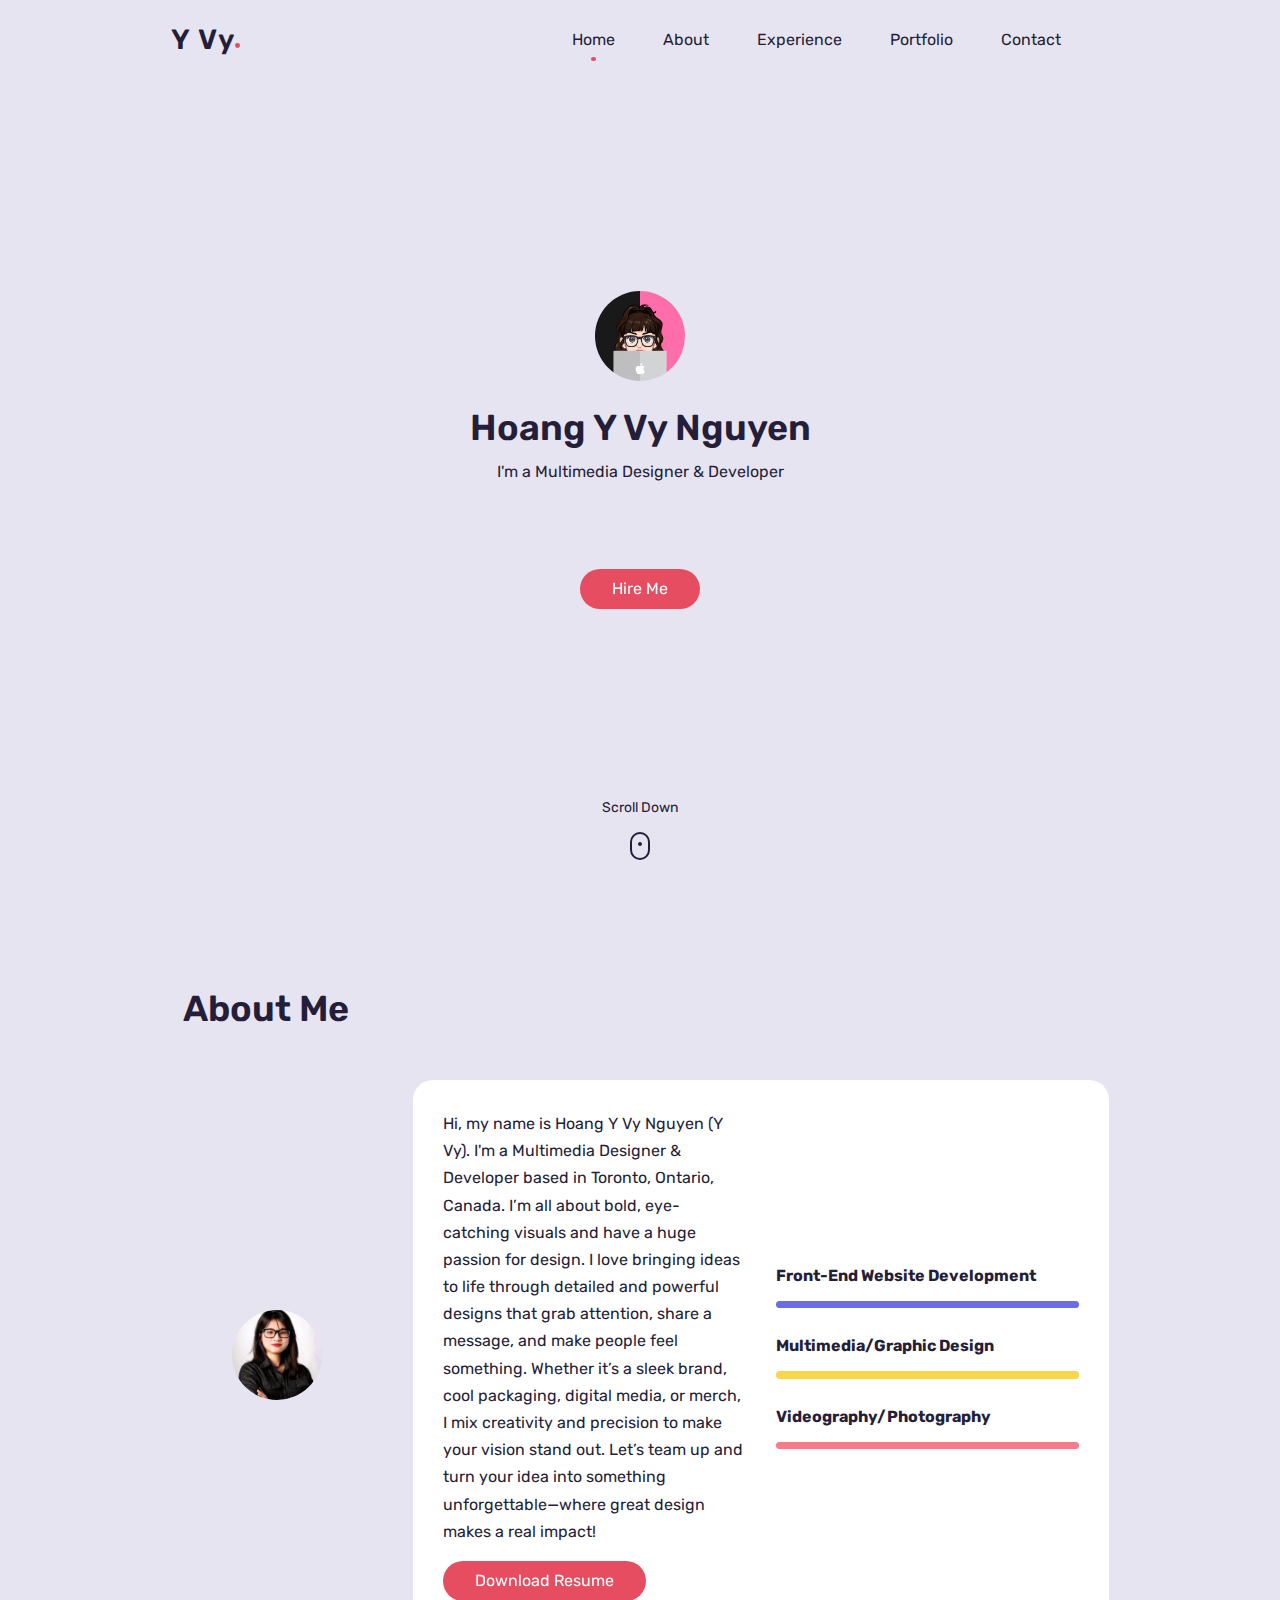
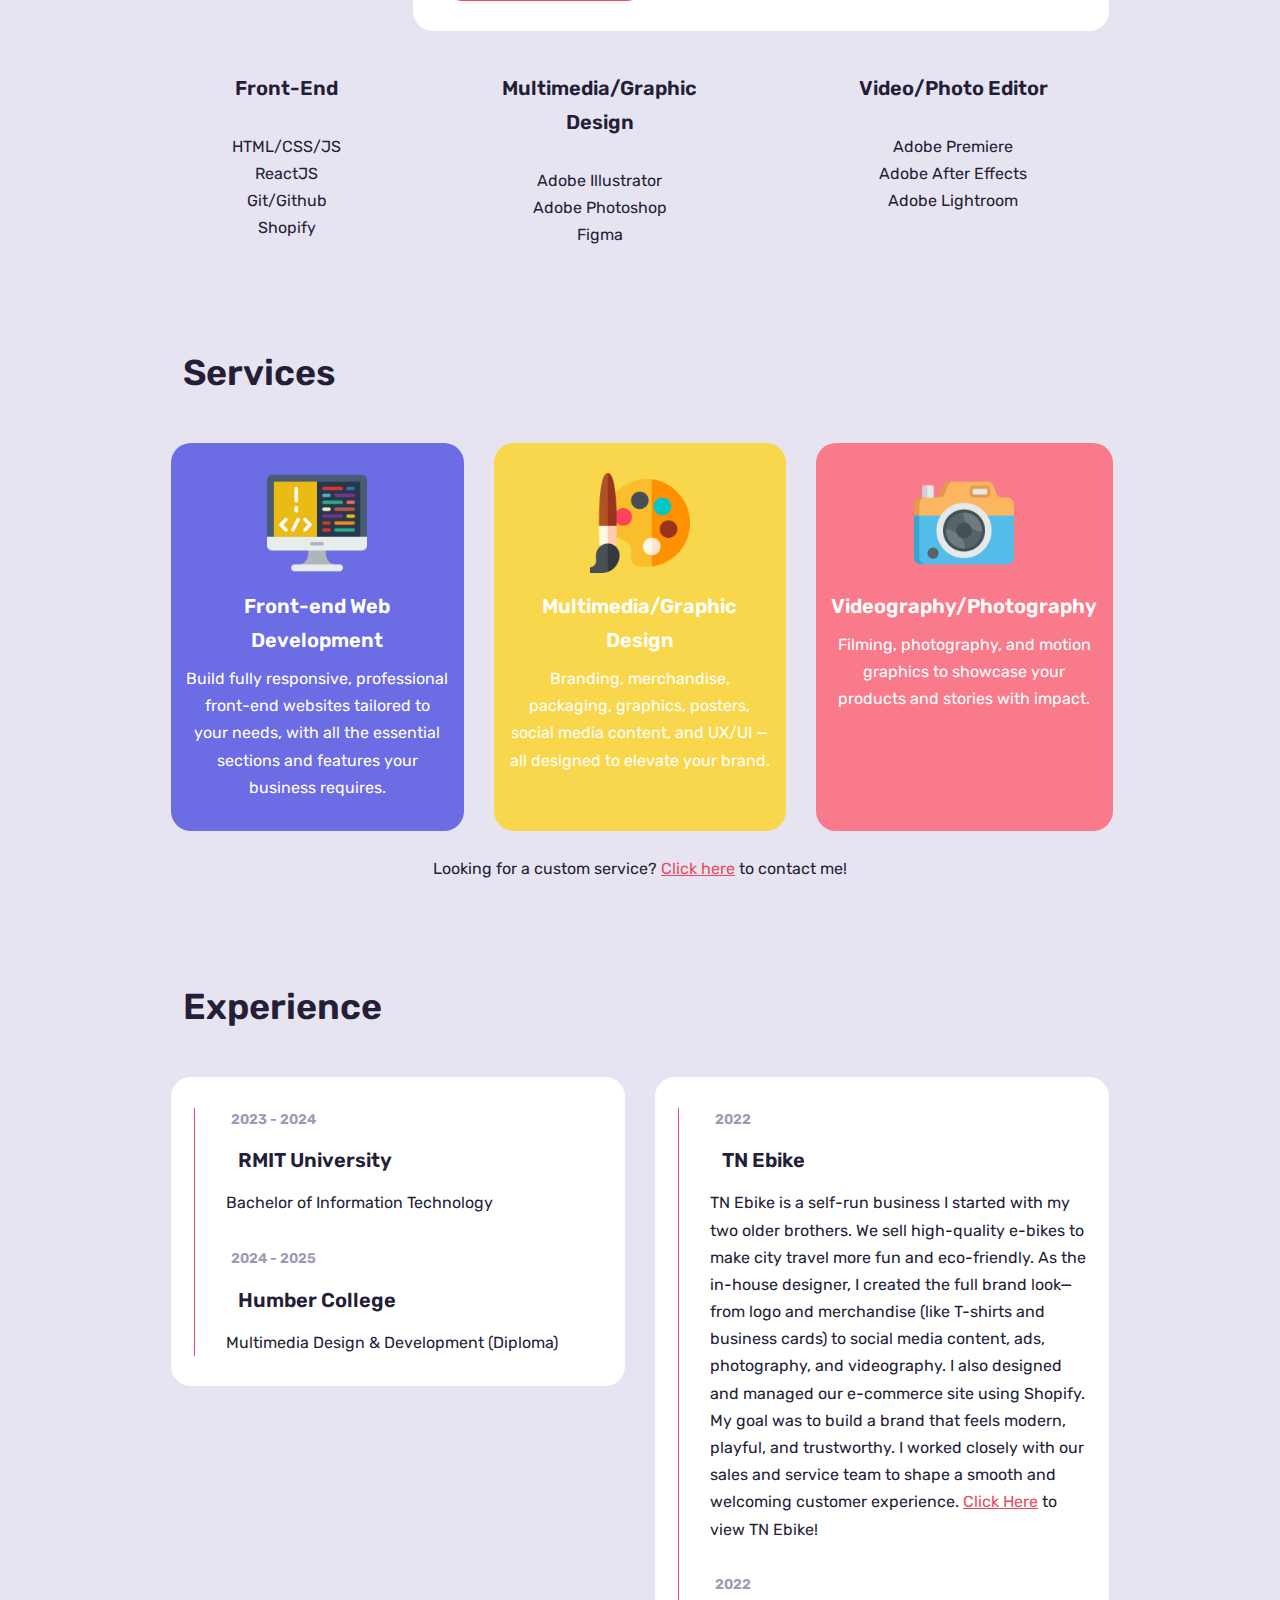
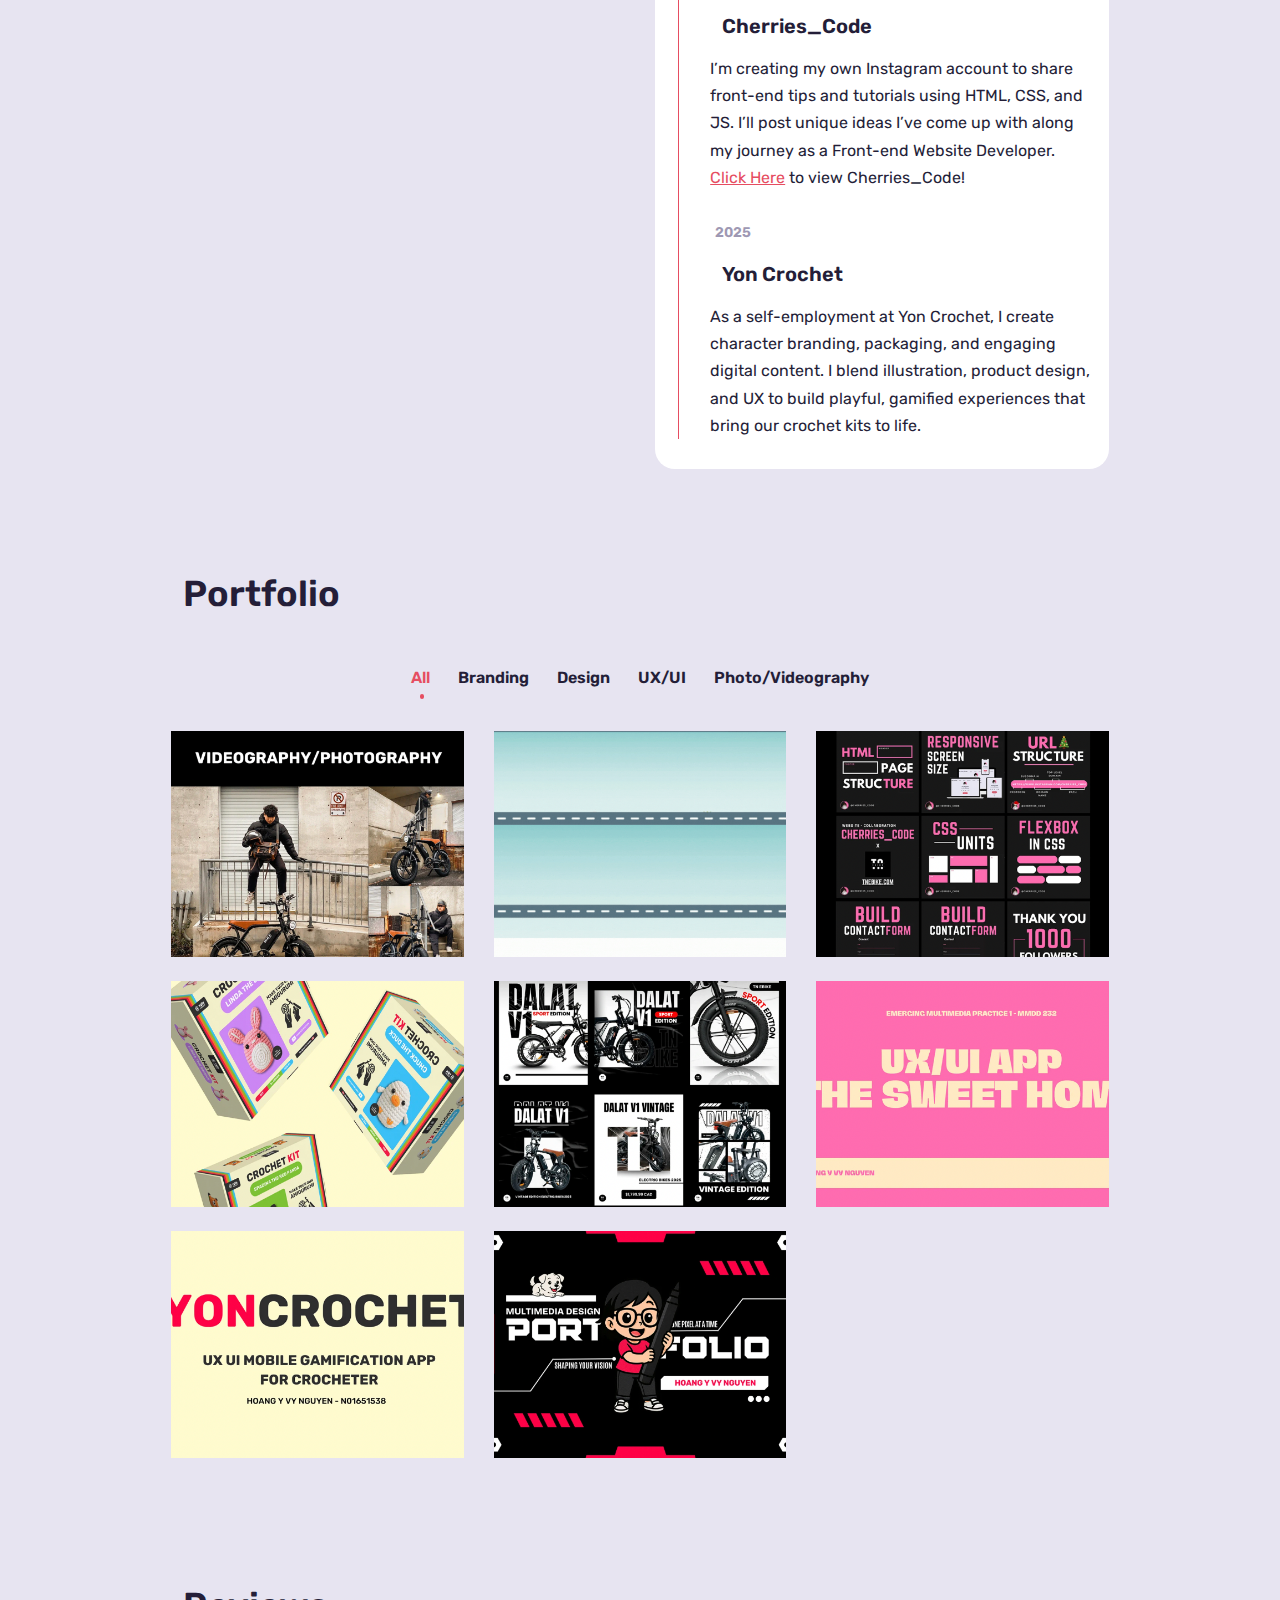
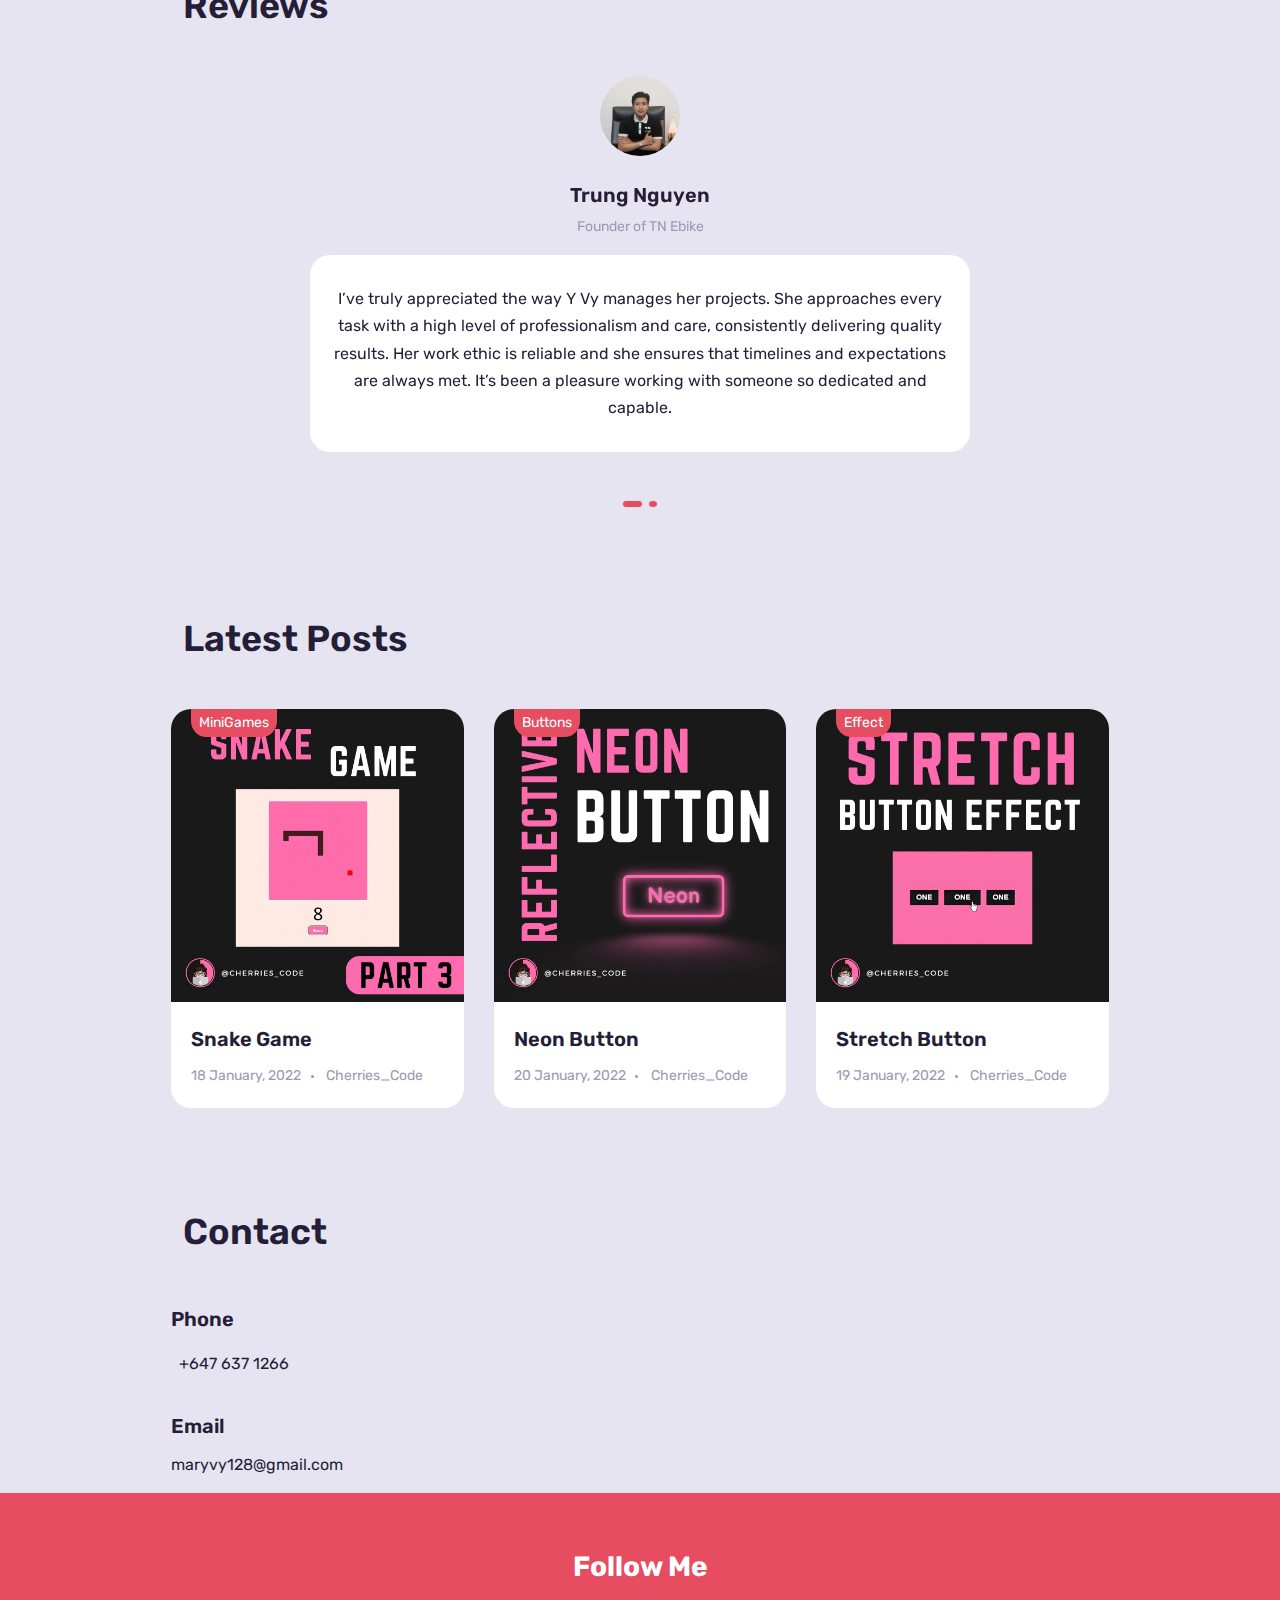
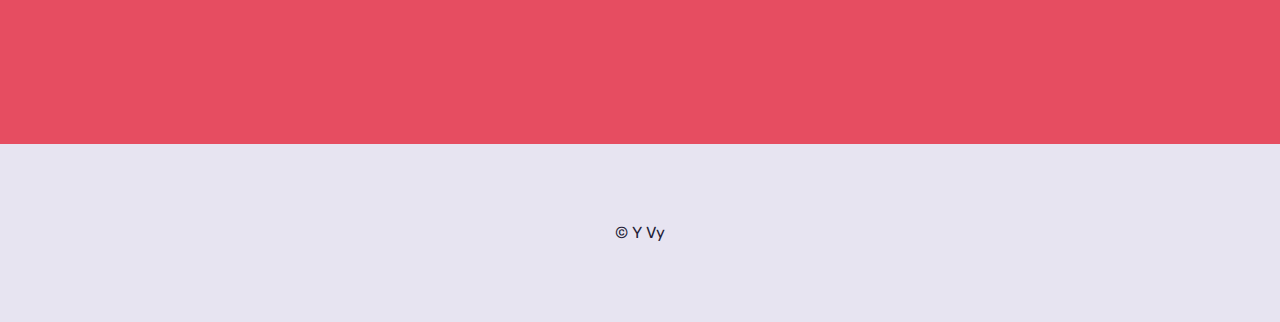
<file: index.html>
<!DOCTYPE html>
<html lang="en">
<head>
  <meta charset="UTF-8">
  <meta http-equiv="X-UA-Compatible" content="IE=edge">
  <meta name="viewport" content="width=device-width, initial-scale=1.0">

<!--============================== LINE ICONS ==============================-->
  <link rel="stylesheet" href="https://cdn.lineicons.com/4.0/lineicons.css">

<!--============================== SWIPER CSS ==============================-->
  <link rel="stylesheet" href="https://cdn.jsdelivr.net/npm/swiper@8/swiper-bundle.min.css">

<!--============================== FONT AWESOME CSS ==============================-->
  <link rel="stylesheet" href="https://cdnjs.cloudflare.com/ajax/libs/font-awesome/6.2.1/css/all.min.css" integrity="sha512-MV7K8+y+gLIBoVD59lQIYicR65iaqukzvf/nwasF0nqhPay5w/9lJmVM2hMDcnK1OnMGCdVK+iQrJ7lzPJQd1w==" crossorigin="anonymous" referrerpolicy="no-referrer" />

<!--================================= CSS ==================================-->
<link rel="stylesheet" href="style.css">

  <title>Y Vy Portfolio Website</title>
</head>

<body>
<!--================================ HEADER =================================-->
<header class="header" id="header">
  <!-- nav -->
  <nav class="nav container padd-15">
    <!-- nav logo -->
    <a href="#" class="nav-logo">
      <h2>Y Vy</h2>
    </a>
    <!-- nav menu -->
    <div class="nav-menu" id="nav-menu">
      <ul class="nav-list">
        <li class="nav-item">
          <a href="#home" class="nav-link active-link">Home</a>
        </li>
        <li class="nav-item">
          <a href="#about" class="nav-link">About</a>
        </li>
        <li class="nav-item">
          <a href="#experience" class="nav-link">Experience</a>
        </li>
        <li class="nav-item">
          <a href="#portfolio" class="nav-link">Portfolio</a>
        </li>
        <li class="nav-item">
          <a href="#contact" class="nav-link">Contact</a>
        </li>
      </ul>
      <!--nav close-->
      <div class="nav-close" id="nav-close">
        <i class="lni lni-close"></i>
      </div>
    </div>

      <!-- nav button -->
    <div class="nav-btns">
        <!-- theme change button -->
      <i class="lni lni-pallet change-theme" id="theme-button"></i>
        <!-- toggle button -->
      <div class="nav-toggle" id="nav-toggle">
        <i class="lni lni-grid-alt"></i>
      </div>
    </div>
  </nav>
</header>

<!--================================ MAIN =================================-->
<main class="main-content">
  <!--========= HOME ========-->
  <section class="home" id="home">
    <div class="container">
      <!--intro-->
      <div class="intro">
        <!--avatar image-->
        <img class="avatar" src="img/avatar.jpg" alt="Yvy">
        <!--info-->
        <h1>Hoang Y Vy Nguyen</h1>
        <span>I'm a <span class="info-text">Multimedia Designer & Developer</span></span>
        <!--social icons-->
        <ul class="social-icons">
          <li><a href="https://github.com/Yvy0405"><i class="fa-brands fa-github"></i></a></li>
          <li><a href="mailto:maryvy128@gmail.com"><i class="fa-regular fa-envelope"></i></a></li>
          <li><a href="https://www.instagram.com/cherries_code/"><i class="fa-brands fa-instagram"></i></a></li>
          <li><a href="https://www.linkedin.com/in/hoang-y-vy-nguyen/"><i class="fa-brands fa-linkedin"></i></a></li>
          <li><a href="https://www.behance.net/kingoflyricsvy"><i class="fa-brands fa-behance"></i></a></li>
        </ul>
        <!--button-->
        <div>
          <a href="#" class="btn btn-default">Hire Me</a>
        </div>
        <!--scroll down mouse wheel-->
        <div class="scroll-down">
          <a href="#" class="mouse-wrapper">
            <span>Scroll Down</span>
            <span class="mouse">
              <span class="wheel"></span>
            </span>
          </a>
        </div>
      </div>
    </div>
  </section>

  <!--======== ABOUT ========-->
  <section class="about section" id="about">
    <div class="container">
      <!--section title-->
      <h2 class="section-title padd-15">About Me</h2>
      <div class="row">
        <div class="about-img padd-15">
          <!--avatar img-->
          <img class="avatar" src="img/vy.jpg">
        </div>
        <div class="about-content padd-15">
          <div class="rounded">
            <div class="row">
              <div class="about-text padd-15">
                <!--about text-->
                <p>Hi, my name is Hoang Y Vy Nguyen (Y Vy). I'm a Multimedia Designer & Developer based in Toronto, Ontario, Canada. I’m all about bold, eye-catching visuals and have a huge passion for design.

                  I love bringing ideas to life through detailed and powerful designs that grab attention, share a message, and make people feel something. Whether it’s a sleek brand, cool packaging, digital media, or merch, I mix creativity and precision to make your vision stand out.
                  
                  Let’s team up and turn your idea into something unforgettable—where great design makes a real impact!
                  </p>
                <div>
                  <a href="img/HoangYVyNguyen_Resume.pdf" download="HoangYVyNguyen_Resume" class="btn btn-default">Download Resume</a>
                </div>
              </div>
              <div class="skills padd-15">
                <div class="row">
                  <!--skill item-->
                  <div class="skill-item">
                    <h4>Front-End Website Development</h4>
                    <div class="progress">
                      <div class="progress-in" style="width: 100%; background: rgb(108,108,229);"></div>
                    </div>
                  </div>
                  <!--skill item-->
                  <div class="skill-item">
                    <h4>Multimedia/Graphic Design</h4>
                    <div class="progress">
                      <div class="progress-in" style="width: 100%; background: rgb(249,215,76);"></div>
                    </div>
                  </div>
                  <!--skill item-->
                  <div class="skill-item">
                    <h4>Videography/Photography</h4>
                    <div class="progress">
                      <div class="progress-in" style="width: 100%; background: rgb(249,123,139);"></div>
                    </div>
                  </div>
                </div>
              </div>
            </div>
          </div>
        </div>
      </div>
      <div class="row">
        <!-- fact item -->
        <div class="fact-item padd-15">
          <i class="lni lni-laptop-phone"></i>
          <div class="details">
            <h3>Front-End</h3><br>
            <p>HTML/CSS/JS</p>
            <p>ReactJS</p>
            <p>Git/Github</p>
            <p>Shopify</p>
          </div>
        </div>
        <!-- fact item -->
        <div class="fact-item padd-15">
          <i class="lni lni-ruler-pencil"></i>
          <div class="details">
            <h3>Multimedia/Graphic Design</h3><br>
            <p>Adobe Illustrator</p>
            <p>Adobe Photoshop</p>
            <p>Figma</p>
          </div>
        </div>
        <!-- fact item -->
        <div class="fact-item padd-15">
          <i class="lni lni-camera"></i>
          <div class="details">
            <h3>Video/Photo Editor</h3><br>
            <p>Adobe Premiere</p>
            <p>Adobe After Effects</p>
            <p>Adobe Lightroom</p>
          </div>
        </div>
      </div>
    </div>
  </section>

  <!--======== SERVICES ========-->
  <section class="services section">
    <div class="container">
      <!--section title-->
      <h2 class="section-title padd-15">Services</h2>
      <div class="row">
        <!--service item-->
        <div class="service-item padd-15">
          <div class="service-item-inner" style="background: rgb(108,108,229);">
            <img src="img/coding.png" alt="">
            <h3>Front-end Web Development</h3>
            <p>Build fully responsive, professional front-end websites tailored to your needs, with all the essential sections and features your business requires.</p>
          </div>
        </div>

        <!--service item-->
        <div class="service-item padd-15">
          <div class="service-item-inner" style="background: rgb(249,215,76);">
            <img src="img/paint-palette.png" alt="">
            <h3>Multimedia/Graphic Design</h3>
            <p>Branding, merchandise, packaging, graphics, posters, social media content, and UX/UI — all designed to elevate your brand.</p>
          </div>
        </div>

        <!--service item-->
        <div class="service-item padd-15">
          <div class="service-item-inner" style="background: rgb(249,123,139);">
            <img src="img/camera.png" alt="">
            <h3>Videography/Photography</h3>
            <p>Filming, photography, and motion graphics to showcase your products and stories with impact.</p>
          </div>
        </div>
      </div>
      <div class="text padd-15">
        <p>Looking for a custom service?<a href="mailto:maryvy128@gmail.com"> <u>Click here</u></a> to contact me!</p>
      </div>
    </div>
  </section>

  <!--======== EXPERIENCE ========-->
  <section class="section" id="experience">
    <div class="container">
      <!--section title-->
      <h2 class="section-title padd-15">Experience</h2>
      <div class="row">
        <!--education-->
        <div class="education padd-15">
          <div class="row">
            <div class="timeline-box">
              <div class="timeline">

                <!--timeline item-->
                <div class="timeline-item">
                  <i class="lni lni-graduation timeline-icon"></i>
                  <h3 class="timeline-date">
                    <i class="lni lni-calendar"></i> 2023 - 2024
                  </h3>
                  <h3 class="timeline-title">RMIT University</h3>
                  <p class="timeline-text">Bachelor of Information Technology</p>
                </div>

                <!--timeline item-->
                <div class="timeline-item">
                  <i class="lni lni-graduation timeline-icon"></i>
                  <h3 class="timeline-date">
                    <i class="lni lni-calendar"></i> 2024 - 2025
                  </h3>
                  <h3 class="timeline-title">Humber College</h3>
                  <p class="timeline-text">Multimedia Design & Development (Diploma)</p>
                </div>
              </div>
            </div>
          </div>
        </div>

        <!--experience-->
        <div class="experience padd-15">
          <div class="row">
            <div class="timeline-box">
              <div class="timeline">
                <!--timeline item-->
                <div class="timeline-item">
                  <i class="lni lni-briefcase timeline-icon"></i>
                  <h3 class="timeline-date">
                    <i class="lni lni-calendar"></i> 2022
                  </h3>
                  <h3 class="timeline-title">TN Ebike</h3>
                  <p class="timeline-text">TN Ebike is a self-run business I started with my two older brothers. We sell high-quality e-bikes to make city travel more fun and eco-friendly. As the in-house designer, I created the full brand look—from logo and merchandise (like T-shirts and business cards) to social media content, ads, photography, and videography. I also designed and managed our e-commerce site using Shopify. My goal was to build a brand that feels modern, playful, and trustworthy. I worked closely with our sales and service team to shape a smooth and welcoming customer experience.<a href="https://www.instagram.com/tnebike/" style="color: var(--color-primary);"> <u>Click Here</u></a> to view TN Ebike!</p>
                </div>

                <!--timeline item-->
                <div class="timeline-item">
                  <i class="lni lni-briefcase timeline-icon"></i>
                  <h3 class="timeline-date">
                    <i class="lni lni-calendar"></i> 2022
                  </h3>
                  <h3 class="timeline-title">Cherries_Code</h3>
                  <p class="timeline-text">I’m creating my own Instagram account to share front-end tips and tutorials using HTML, CSS, and JS. I’ll post unique ideas I’ve come up with along my journey as a Front-end Website Developer.<a href="https://www.instagram.com/cherries_code/" style="color: var(--color-primary);"> <u>Click Here</u></a> to view Cherries_Code!</p>
                </div>

                <!--timeline item-->
                <div class="timeline-item">
                  <i class="lni lni-briefcase timeline-icon"></i>
                  <h3 class="timeline-date">
                    <i class="lni lni-calendar"></i> 2025
                  </h3>
                  <h3 class="timeline-title">Yon Crochet</h3>
                  <p class="timeline-text">As a self-employment at Yon Crochet, I create character branding, packaging, and engaging digital content. I blend illustration, product design, and UX to build playful, gamified experiences that bring our crochet kits to life.</p>
                </div>
              </div>
            </div>
          </div>
        </div>
      </div>
    </div>
  </section>

  <!--======== PORTFOLIO ========-->
  <section class="portfolio section" id="portfolio">
    <div class="container">
      <!--section title-->
      <h2 class="section-title padd-15">Portfolio</h2>
      <div class="row">
        <div class="portfolio-filter padd-15">
          <div class="portfolio-filter-inner">
            <button type="button" class="active" data-filter="all">All</button>
            <button type="button" data-filter="branding">Branding</button>
            <button type="button" data-filter="design">Design</button>
            <button type="button" data-filter="ux/ui">UX/UI</button>
            <button type="button" data-filter="photo/videography">Photo/Videography</button>
          </div>
        </div>
      </div>
      <div class="row">
        <!--portfolio item-->
        <div class="portfolio-item padd-15" data-category="photo/videography">
          <a href="https://www.behance.net/gallery/229500103/TN-Ebike-VideographyPhotography">
          <div class="portfolio-item-inner">
            <div class="portfolio-item-thumbnail">
              <img src="img/1.png">
              <div class="mask"></div>
            </div>
            <span class="term">Photo/Videography</span>
            <h3 class="portfolio-item-title"></h3>
            <span class="more-button">&hellip;</span>
          </div>
          </a>
        </div>

        <!--portfolio item-->
        <div class="portfolio-item padd-15" data-category="photo/videography">
          <a href="https://www.behance.net/gallery/229499867/Motion-Design">
          <div class="portfolio-item-inner">
            <div class="portfolio-item-thumbnail">
              <img src="img/2.png">
              <div class="mask"></div>
            </div>
            <span class="term">Motion Graphic</span>
            <h3 class="portfolio-item-title"></h3>
            <span class="more-button">&hellip;</span>
          </div>
          </a>
        </div>

        <!--portfolio item-->
        <div class="portfolio-item padd-15" data-category="design">
          <a href="https://www.behance.net/gallery/229499633/Instagram-Posts-Design">
          <div class="portfolio-item-inner">
            <div class="portfolio-item-thumbnail">
              <img src="img/3.png">
              <div class="mask"></div>
            </div>
            <span class="term">Social Media Posts Design</span>
            <h3 class="portfolio-item-title"></h3>
            <span class="more-button">&hellip;</span>
          </div>
          </a>
        </div>

        <!--portfolio item-->
        <div class="portfolio-item padd-15" data-category="branding">
          <a href="https://www.behance.net/gallery/229499053/YON-Crochet-Branding">
          <div class="portfolio-item-inner">
            <div class="portfolio-item-thumbnail">
              <img src="img/4.png">
              <div class="mask"></div>
            </div>
            <span class="term">YON Crochet</span>
            <h3 class="portfolio-item-title"></h3>
            <span class="more-button">&hellip;</span>
          </div>
          </a>
        </div>

        <!--portfolio item-->
        <div class="portfolio-item padd-15" data-category="branding">
          <a href="https://www.behance.net/gallery/229498695/TN-Ebike-Branding">
          <div class="portfolio-item-inner">
            <div class="portfolio-item-thumbnail">
              <img src="img/5.png">
              <div class="mask"></div>
            </div>
            <span class="term">TN Ebike</span>
            <h3 class="portfolio-item-title"></h3>
            <span class="more-button">&hellip;</span>
          </div>
          </a>
        </div>

        <!--portfolio item-->
        <div class="portfolio-item padd-15" data-category="ux/ui">
          <a href="https://www.behance.net/gallery/224000267/UX-UI-Mobile-Candy-App-Design-The-Sweet-Home">
          <div class="portfolio-item-inner">
            <div class="portfolio-item-thumbnail">
              <img src="img/6.png">
              <div class="mask"></div>
            </div>
            <span class="term">Candy Store</span>
            <h3 class="portfolio-item-title"></h3>
            <span class="more-button">&hellip;</span>
          </div>
          </a>
        </div>

        <!--portfolio item-->
        <div class="portfolio-item padd-15" data-category="ux/ui">
          <a href="https://www.behance.net/gallery/228453537/Crochet-Gamification-Dashboard-Website">
          <div class="portfolio-item-inner">
            <div class="portfolio-item-thumbnail">
              <img src="img/7.png">
              <div class="mask"></div>
            </div>
            <span class="term">Gamification Website</span>
              <h3 class="portfolio-item-title"></h3>
            <span class="more-button">&hellip;</span>
          </div>
          </a>
        </div>

        <!--portfolio item-->
        <div class="portfolio-item padd-15" data-category="photography">
          <a href="https://www.behance.net/gallery/223923295/Multimedia-Design-Portfolio-2025">
          <div class="portfolio-item-inner">
            <div class="portfolio-item-thumbnail">
              <img src="img/8.png">
              <div class="mask"></div>
            </div>
            <span class="term">My Portfolio</span>
              <h3 class="portfolio-item-title"></h3>
            <span class="more-button">&hellip;</span>
          </div>
         </a>
        </div>
      </div>
    </div>
  </section>

  <!--======== TESTIMONIAL ========-->
  <section class="section">
    <div class="container">
      <!--section title-->
      <h2 class="section-title padd-15">Reviews</h2>
      <!--testimonial wrapper-->
      <div class="swiper testimonial-wrapper">
        <div class="swiper-wrapper">
          <!--testimonial item-->
          <div class="testimonial-item swiper-slide">
            <div class="thumb">
              <img class="testimonialPic" src="img/trung.jpg" alt="">
            </div>
            <h3>Trung Nguyen</h3>
            <span class="subtitle">Founder of TN Ebike</span>
            <div class="comment">I’ve truly appreciated the way Y Vy manages her projects. She approaches every task with a high level of professionalism and care, consistently delivering quality results. Her work ethic is reliable and she ensures that timelines and expectations are always met. It’s been a pleasure working with someone so dedicated and capable.</div>
          </div>

          <!--testimonial item-->
          <div class="testimonial-item swiper-slide">
            <div class="thumb">
              <img class="testimonialPic" src="img/nam.jpg" alt="">
            </div>
            <h3>Nam Nguyen</h3>
            <span class="subtitle">Co-Founder of TN Ebike</span>
            <div class="comment">I really appreciate the design work she has delivered for us. Her style is modern, thoughtful, and aligns seamlessly with our brand and products. She has a keen eye for aesthetics and consistently creates designs that elevate our overall look and feel. It’s been a pleasure collaborating with someone who understands how to bring our vision to life so effectively.</div>
          </div>
        </div>
        <div class="swiper-pagination"></div>
      </div>
    </div>
  </section>

  <!--======== BLOG ========-->
  <section class="section">
    <div class="container">
      <!--section title-->
      <h2 class="section-title padd-15">Latest Posts</h2>
      <div class="row">
        <!--blog item-->
        <div class="blog-item padd-15">
          <div class="inner">
            <div class="thumb">
              <a href="https://www.instagram.com/cherries_code/"><span class="category">MiniGames</span></a>
              <a href="https://www.instagram.com/cherries_code/"><img src="img/z4060628286439_572093e96facecb724cd85406636bb64.jpg" alt=""></a>
            </div>
            <div class="details">
              <h3 class="title"><a href="https://www.instagram.com/cherries_code/">Snake Game</a></h3>
              <ul class="meta">
                <li>18 January, 2022</li>
                <li>Cherries_Code</li>
              </ul>
            </div>
          </div>
        </div>

        <!--blog item-->
        <div class="blog-item padd-15">
          <div class="inner">
            <div class="thumb">
              <a href="https://www.instagram.com/cherries_code/"><span class="category">Buttons</span></a>
              <a href="https://www.instagram.com/cherries_code/"><img src="img/z4060628304565_540fcee1d296b97c8c5aefb3cc7b7fd8.jpg" alt=""></a>
            </div>
            <div class="details">
              <h3 class="title"><a href="https://www.instagram.com/cherries_code/">Neon Button</a></h3>
              <ul class="meta">
                <li>20 January, 2022</li>
                <li>Cherries_Code</li>
              </ul>
            </div>
          </div>
        </div>

        <!--blog item-->
        <div class="blog-item padd-15">
          <div class="inner">
            <div class="thumb">
              <a href="https://www.instagram.com/cherries_code/"><span class="category">Effect</span></a>
              <a href="https://www.instagram.com/cherries_code/"><img src="img/z4060628308745_f73b3aef485124bac97cc21f1ced66d9.jpg" alt=""></a>
            </div>
            <div class="details">
              <h3 class="title"><a href="https://www.instagram.com/cherries_code/">Stretch Button</a></h3>
              <ul class="meta">
                <li>19 January, 2022</li>
                <li>Cherries_Code</li>
              </ul>
            </div>
          </div>
        </div>
      </div>
    </div>
  </section>

  <!--======== CONTACT ========-->
  <section class="contact section" id="contact">
    <div class="container">
      <!--section title-->
      <h2 class="section-title padd-15">Contact</h2>
      <div class="row">
        <!--contact box-->
        <div class="contact-box padd-15">
          <div class="contact-data">
            <!--contact information-->
            <div class="contact-information">
              <h3 class="contact-subtitle">Phone</h3>
              <span class="contact-description">
                <i class="lni lni-phone contact-ion"></i>
                +647 637 1266
              </span>
            </div>

            <!--contact information-->
            <div class="contact-information">
              <h3 class="contact-subtitle">Email</h3>
              <span class="contact-description">
                <a href="mailto:maryvy128@gmail.com"><i class="fa-regular fa-envelope"></i> maryvy128@gmail.com</a>
              </span>
            </div>
          </div>
        </div>
 
        <!--contact form-->
<!-- 
         <form action="" class="contact-form padd-15">
          <div class="contact-inputs"> -->
            <!--contact content-->
            <!-- <div class="contact-content">
              <input type="email" class="contact-input">
              <label for="" class="contact-label">Email</label>
              <span></span>
            </div> -->

            <!--contact content-->
            <!-- <div class="contact-content">
              <input type="email" class="contact-input">
              <label for="" class="contact-label">Subject</label>
              <span></span>
            </div> -->

            <!--contact content-->
            <!-- <div class="contact-content contact-area">
              <textarea name="" id="" cols="30" row="10" class="contact-input"></textarea>
              <label for="" class="contact-label">Message</label>
              <span></span>
            </div>
          </div>
          <a href="#" class="btn btn-default">Send Message</a>
        </form> -->

      </div>
    </div>
  </section>

  <!--======== FOOTER ========-->
  <footer class="footer">
    <div class="container">
      <div class="footer-text">
        <p>Follow Me</p>
        <!--social-icons-->
        <ul class="social-icons">
          <li><a href="https://github.com/Yvy0405"><i class="fa-brands fa-github"></i></a></li>
          <li><a href="mailto:maryvy128@gmail.com"><i class="fa-regular fa-envelope"></i></a></li>
          <li><a href="https://www.instagram.com/cherries_code/"><i class="fa-brands fa-instagram"></i></a></li>
          <li><a href="https://www.linkedin.com/in/hoang-y-vy-nguyen/"><i class="fa-brands fa-linkedin"></i></a></li>
          <li><a href="https://www.behance.net/kingoflyricsvy"><i class="fa-brands fa-behance"></i></a></li>
        </ul>
      </div>
    </div>
  </footer>

  <!--======== Copyright ========-->
  <div class="copyright">
    <div class="copy-text padd-15">
      <p>&copy; Y Vy</p>
    </div>
  </div>
</main>
<!--=========================== THEME CUSTOMIZE ===========================-->
<div class="customize-theme">
  <div class="card">
    <h2>Customize your view</h2>
    <p>Manage your font size, color, and background</p>
    <!--font size-->
    <div class="font-size">
      <h3>Font Size</h3>
      <div>
        <h6>Aa</h6>
        <div class="choose-size">
          <span class="font-size-1"></span>
          <span class="font-size-2"></span>
          <span class="font-size-3 active"></span>
          <span class="font-size-4"></span>
        </div>
        <h3>Aa</h3>
      </div>
    </div>
    <!--color-->
    <div class="color">
      <h3>Color</h3>
      <div class="choose-color">
        <span class="color-1"></span>
        <span class="color-2"></span>
        <span class="color-3 active"></span>
        <span class="color-4"></span>
        <span class="color-5"></span>
      </div>
    </div>
    <!--background-->
    <div class="background">
      <h3>Background</h3>
      <div class="choose-bg">
        <div class="bg-1 active">
          <span></span>
          <h5 for="bg-1">Light</h5>
        </div>
        <div class="bg-2">
          <span></span>
          <h5 for="bg-2">Dim</h5>
        </div>
        <div class="bg-3">
          <span></span>
          <h5 for="bg-3">Dark</h5>
        </div>
      </div>
    </div>
  </div>
</div>



<!--============================== SWIPER JS ==============================-->
  <script src="https://cdn.jsdelivr.net/npm/swiper@8/swiper-bundle.min.js"></script>

<!--================================= JS ==================================-->
  <script src="main.js"></script>
</body>
</html>
</file>
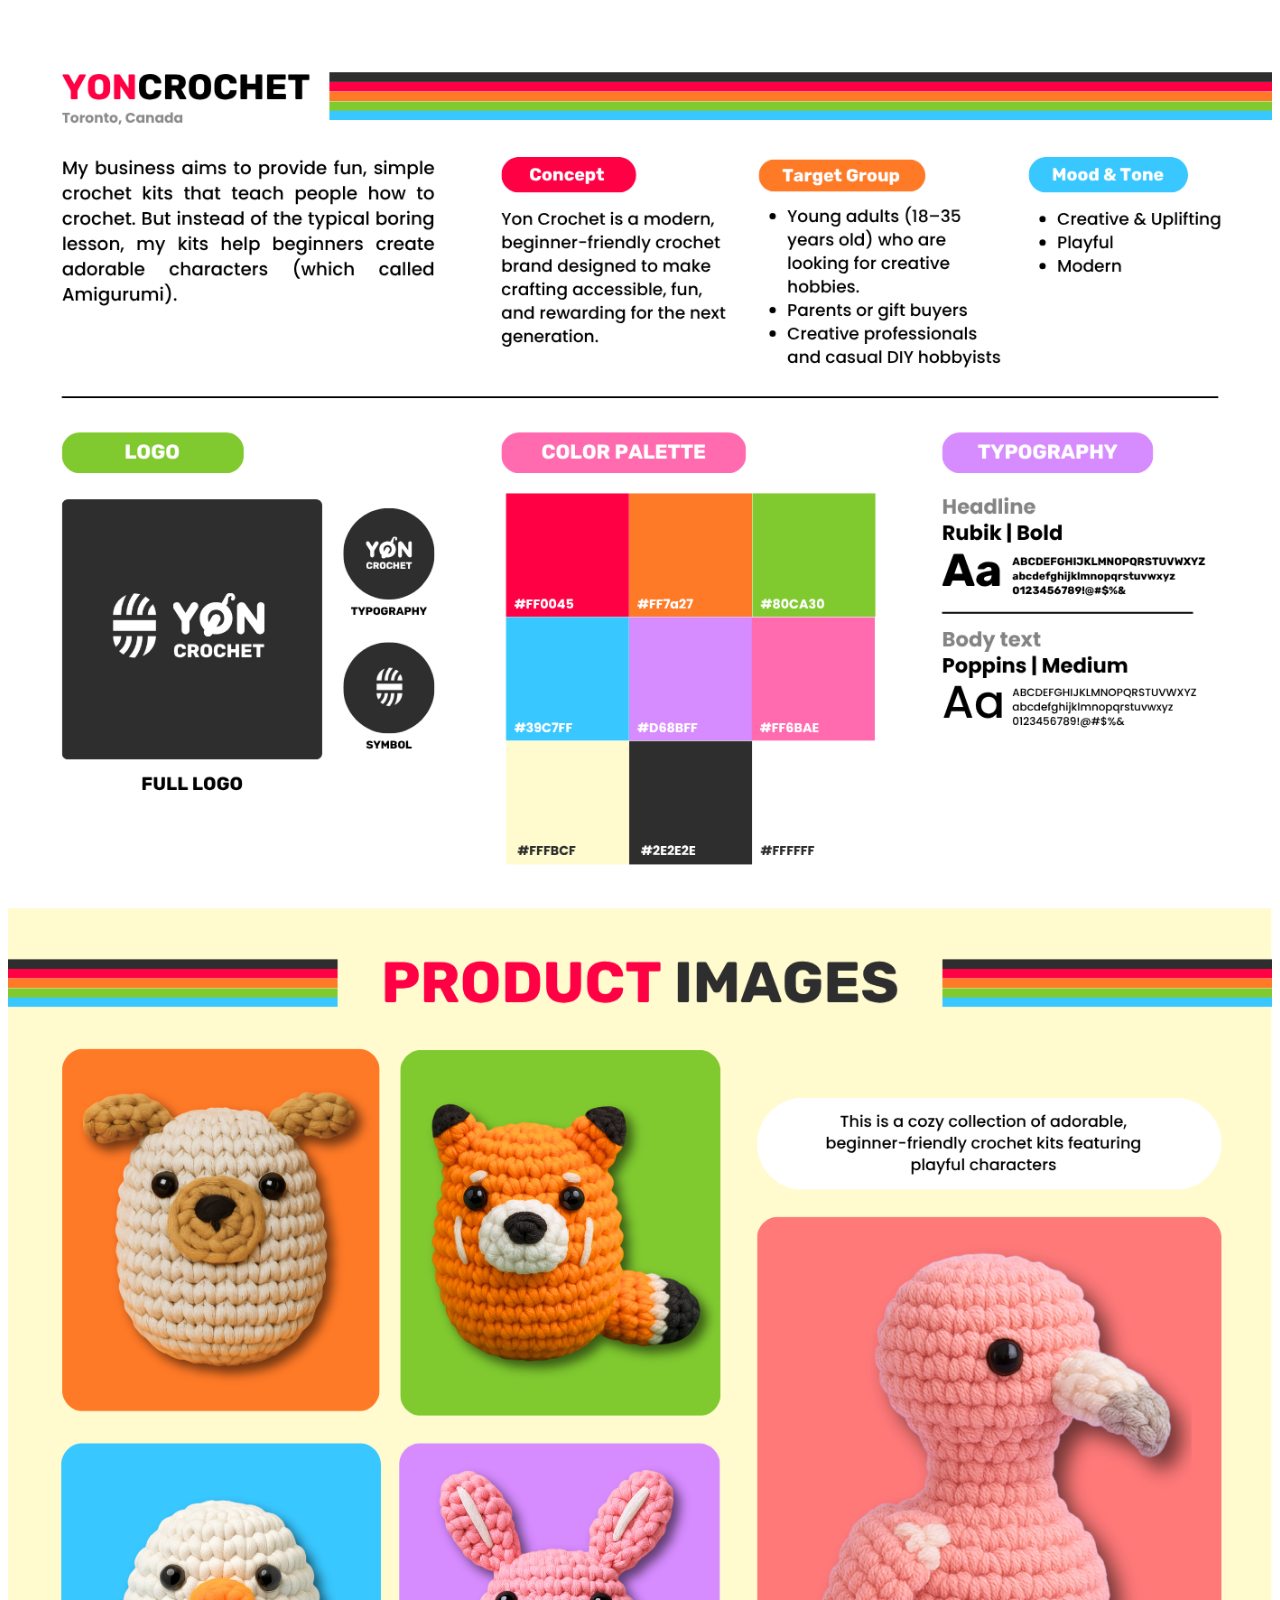
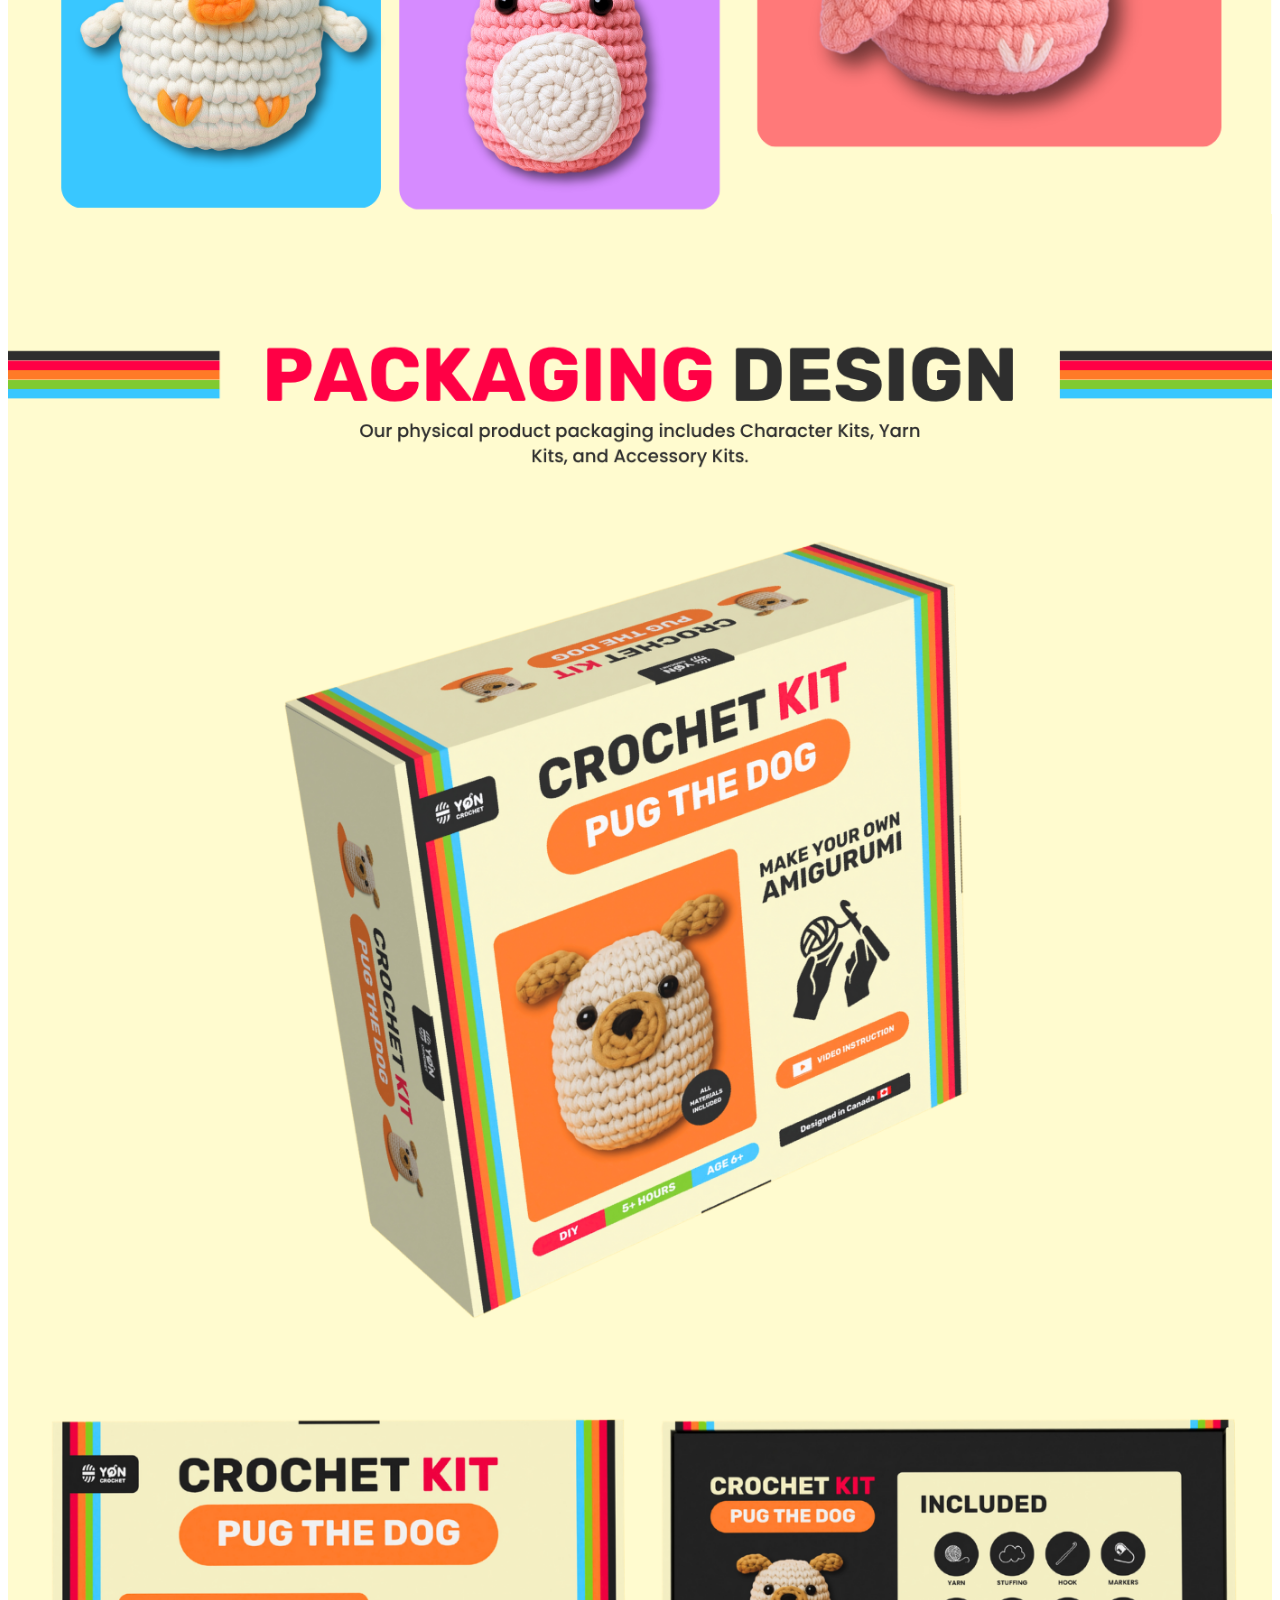
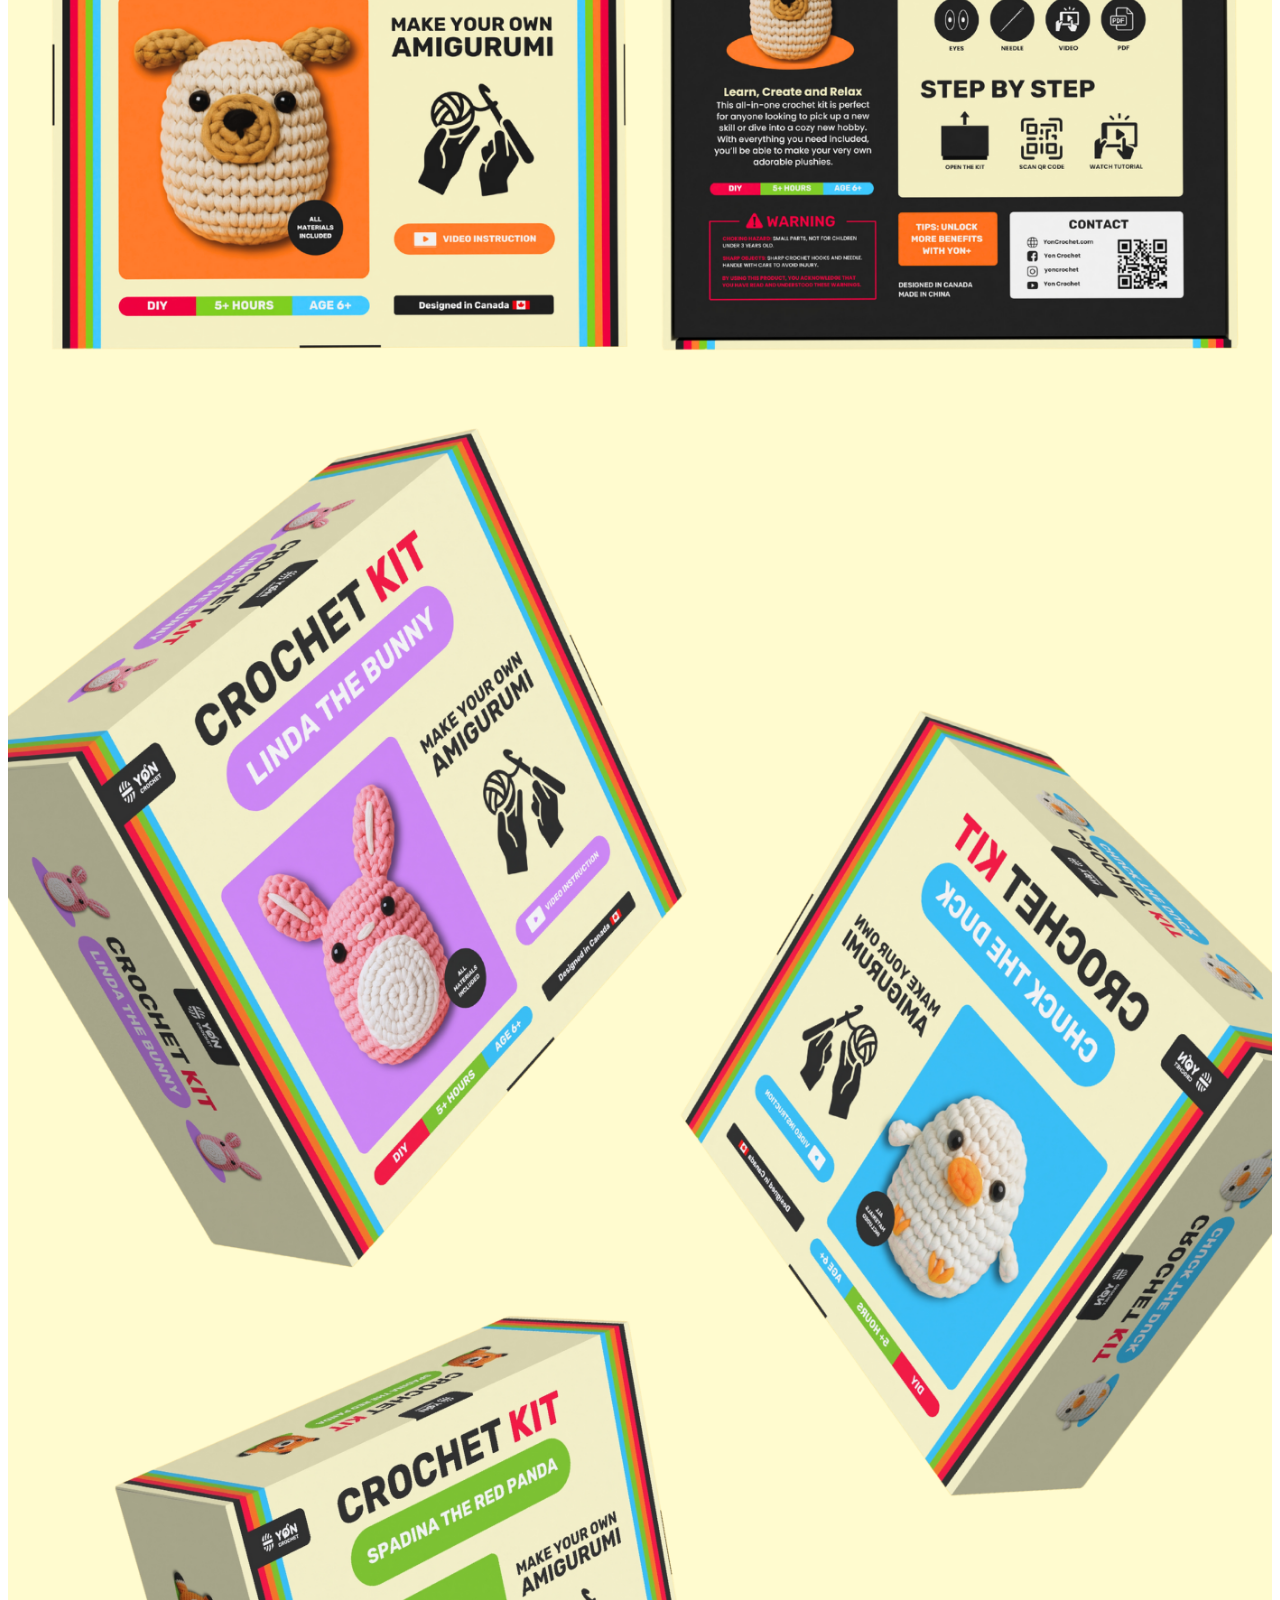
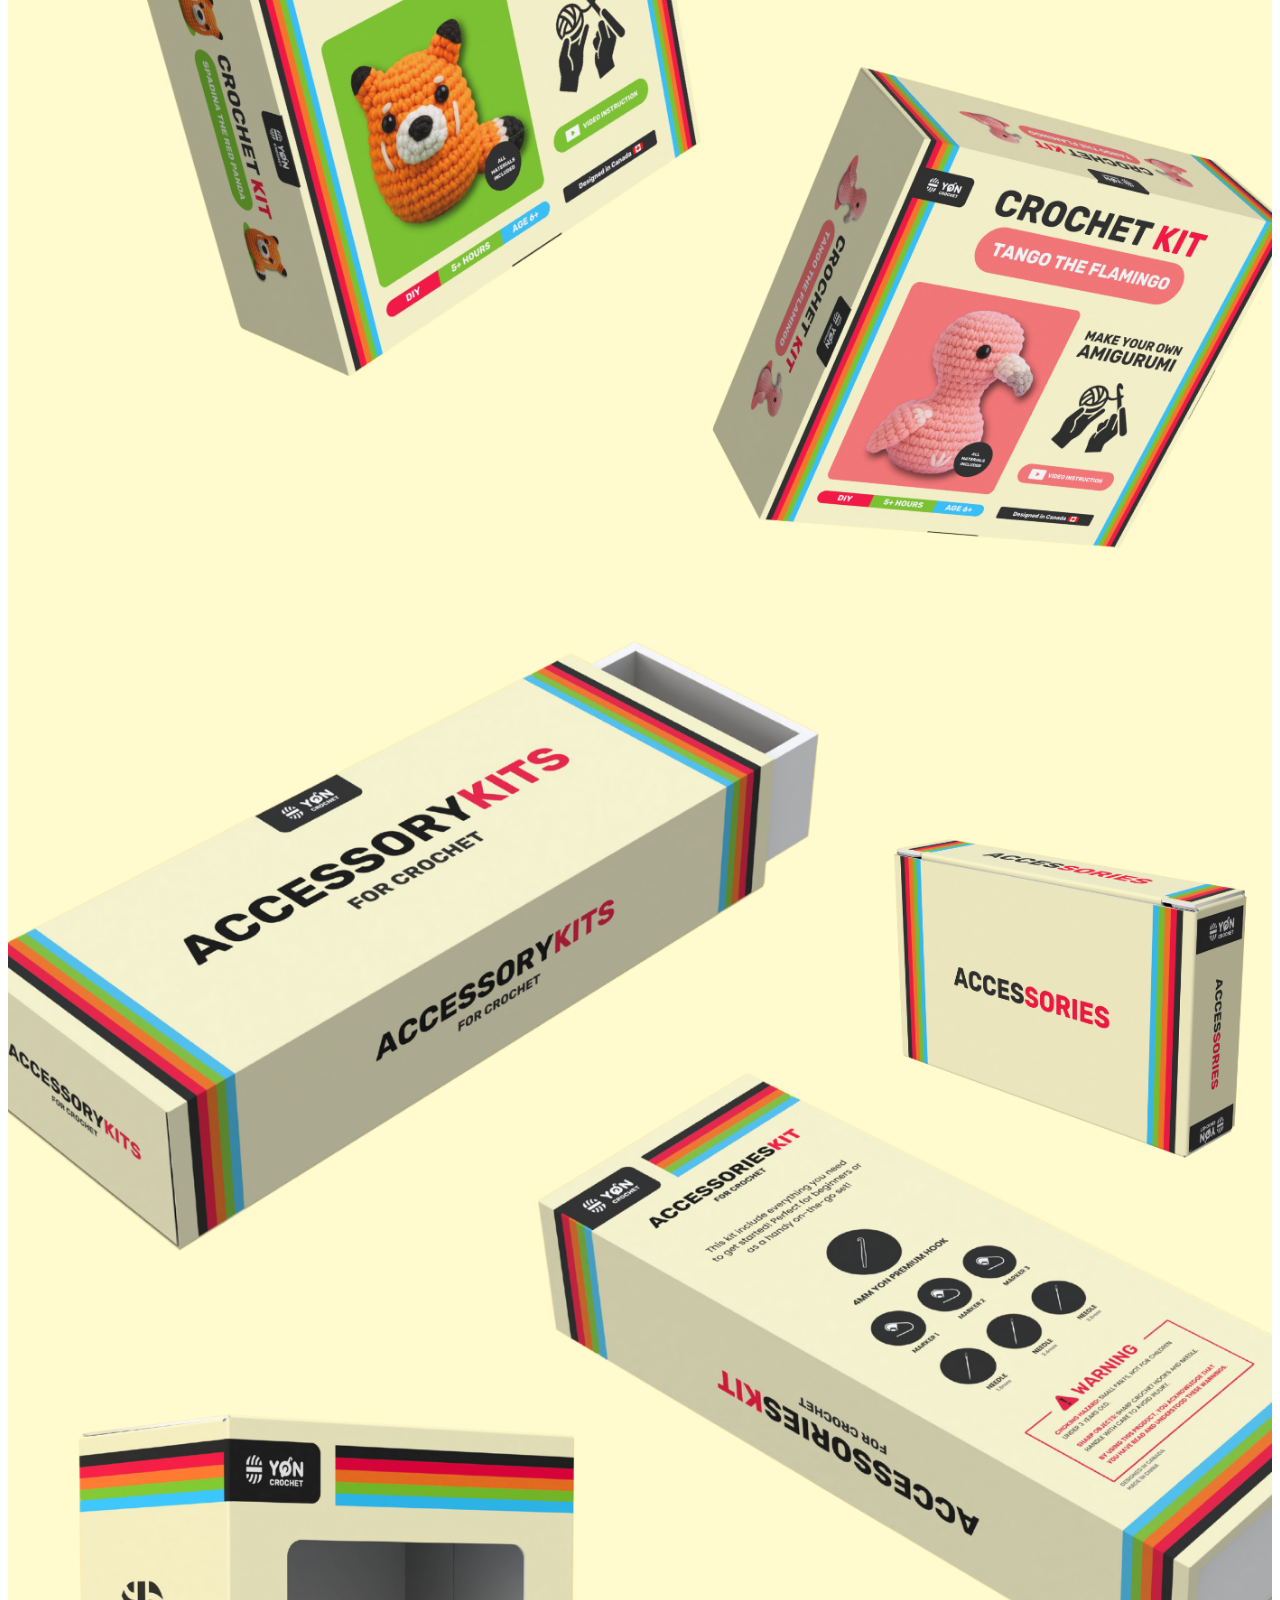
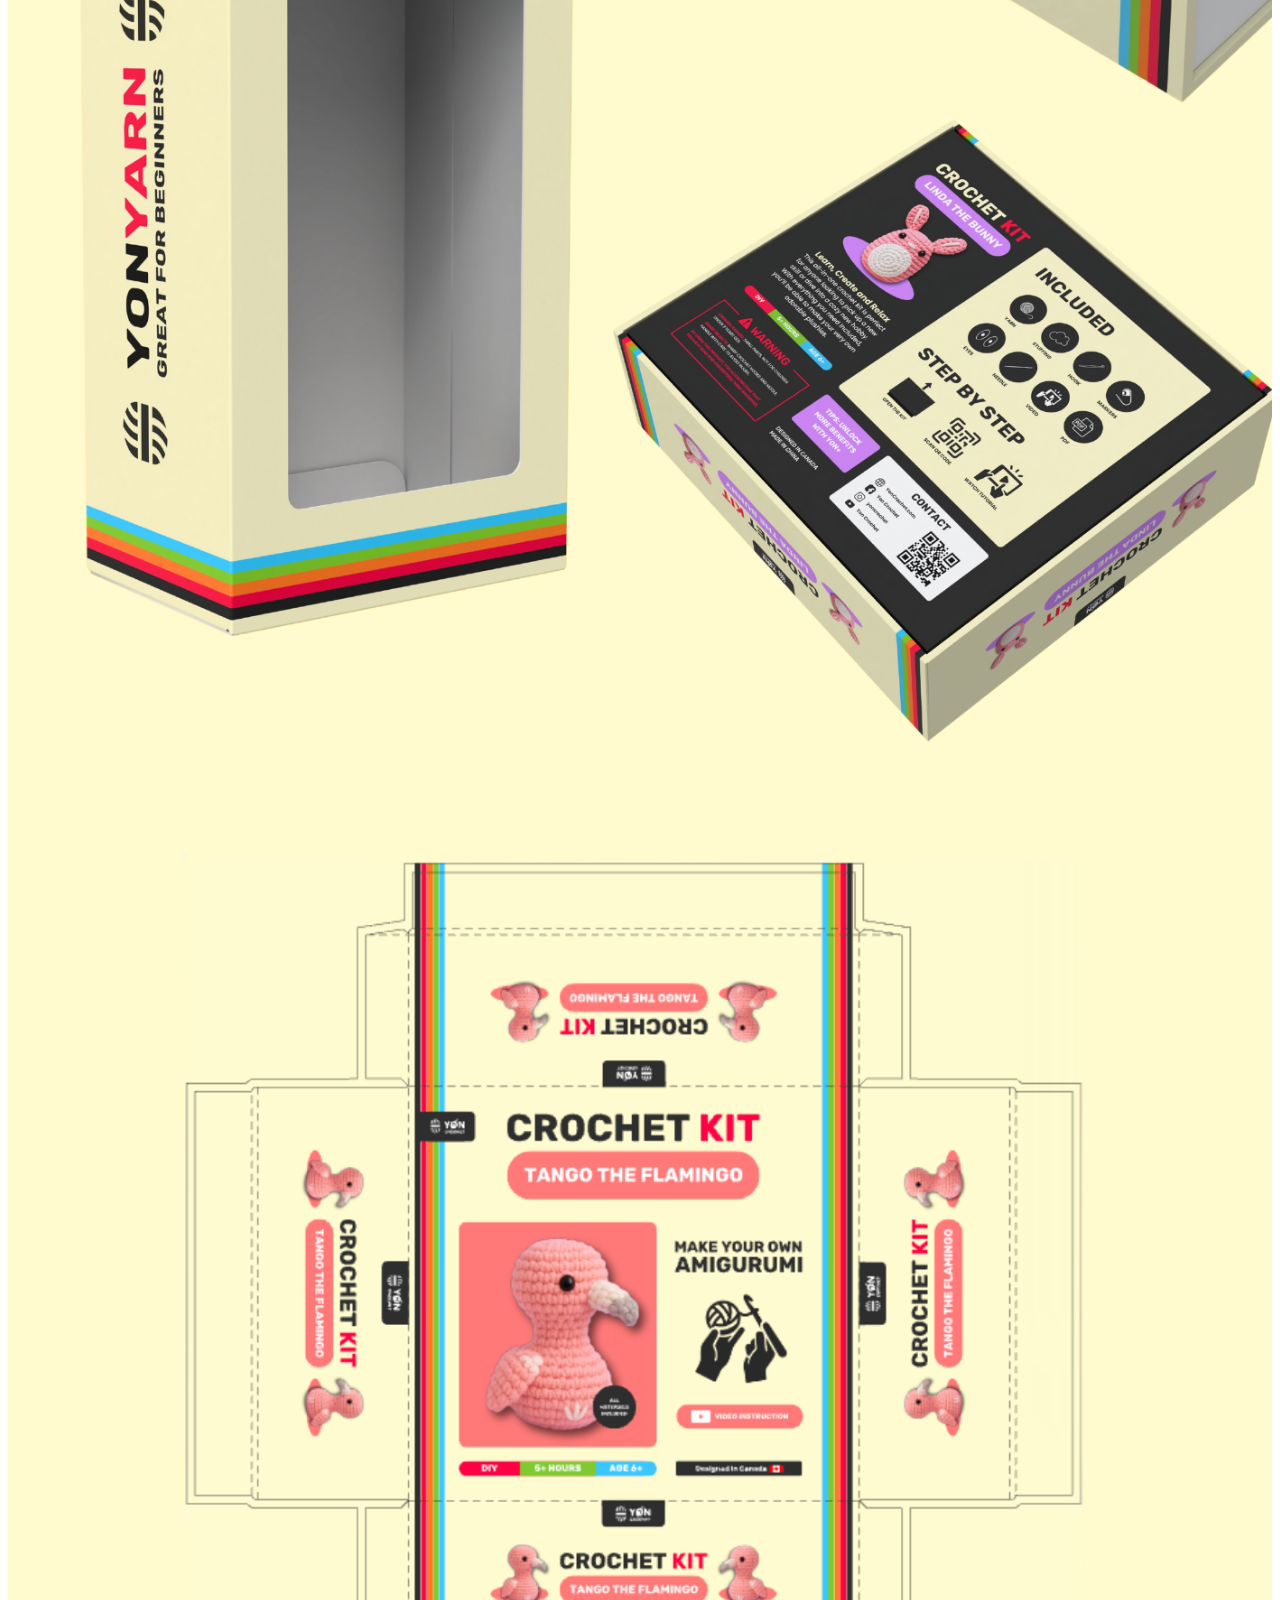
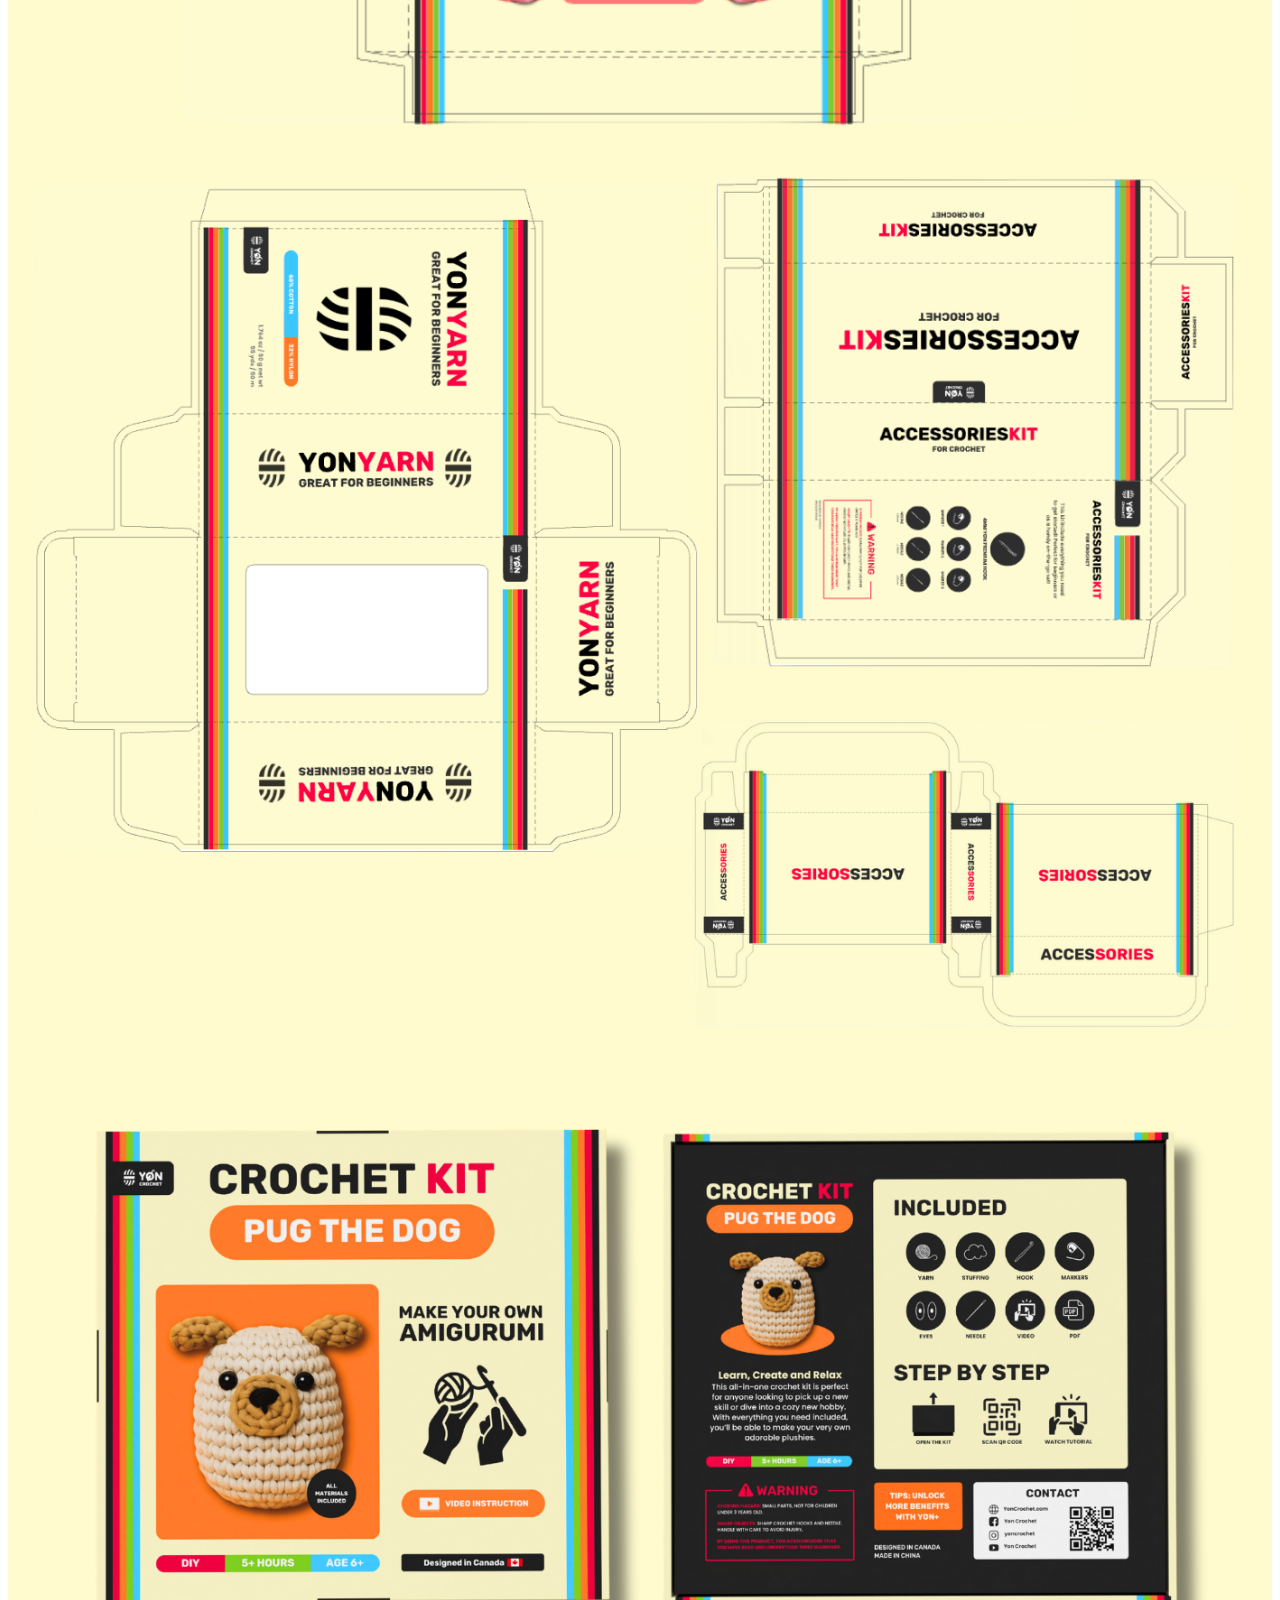
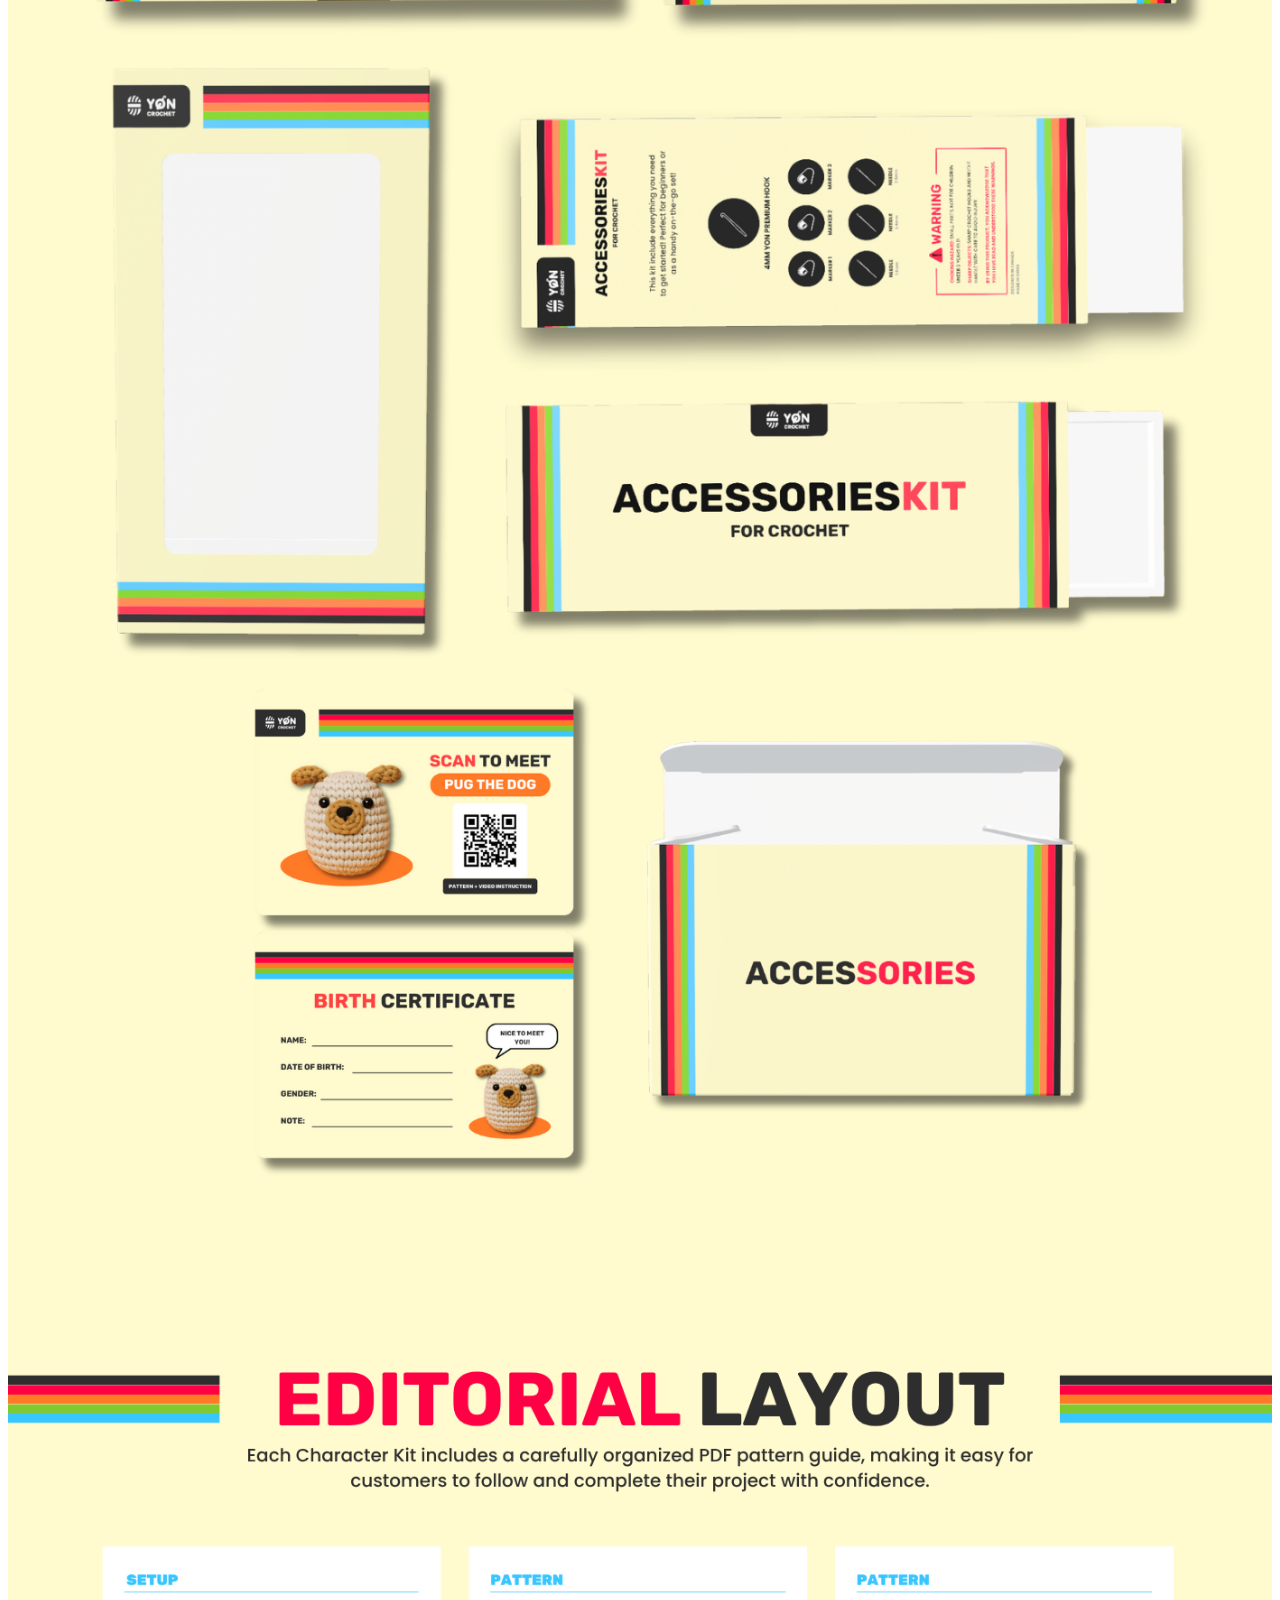
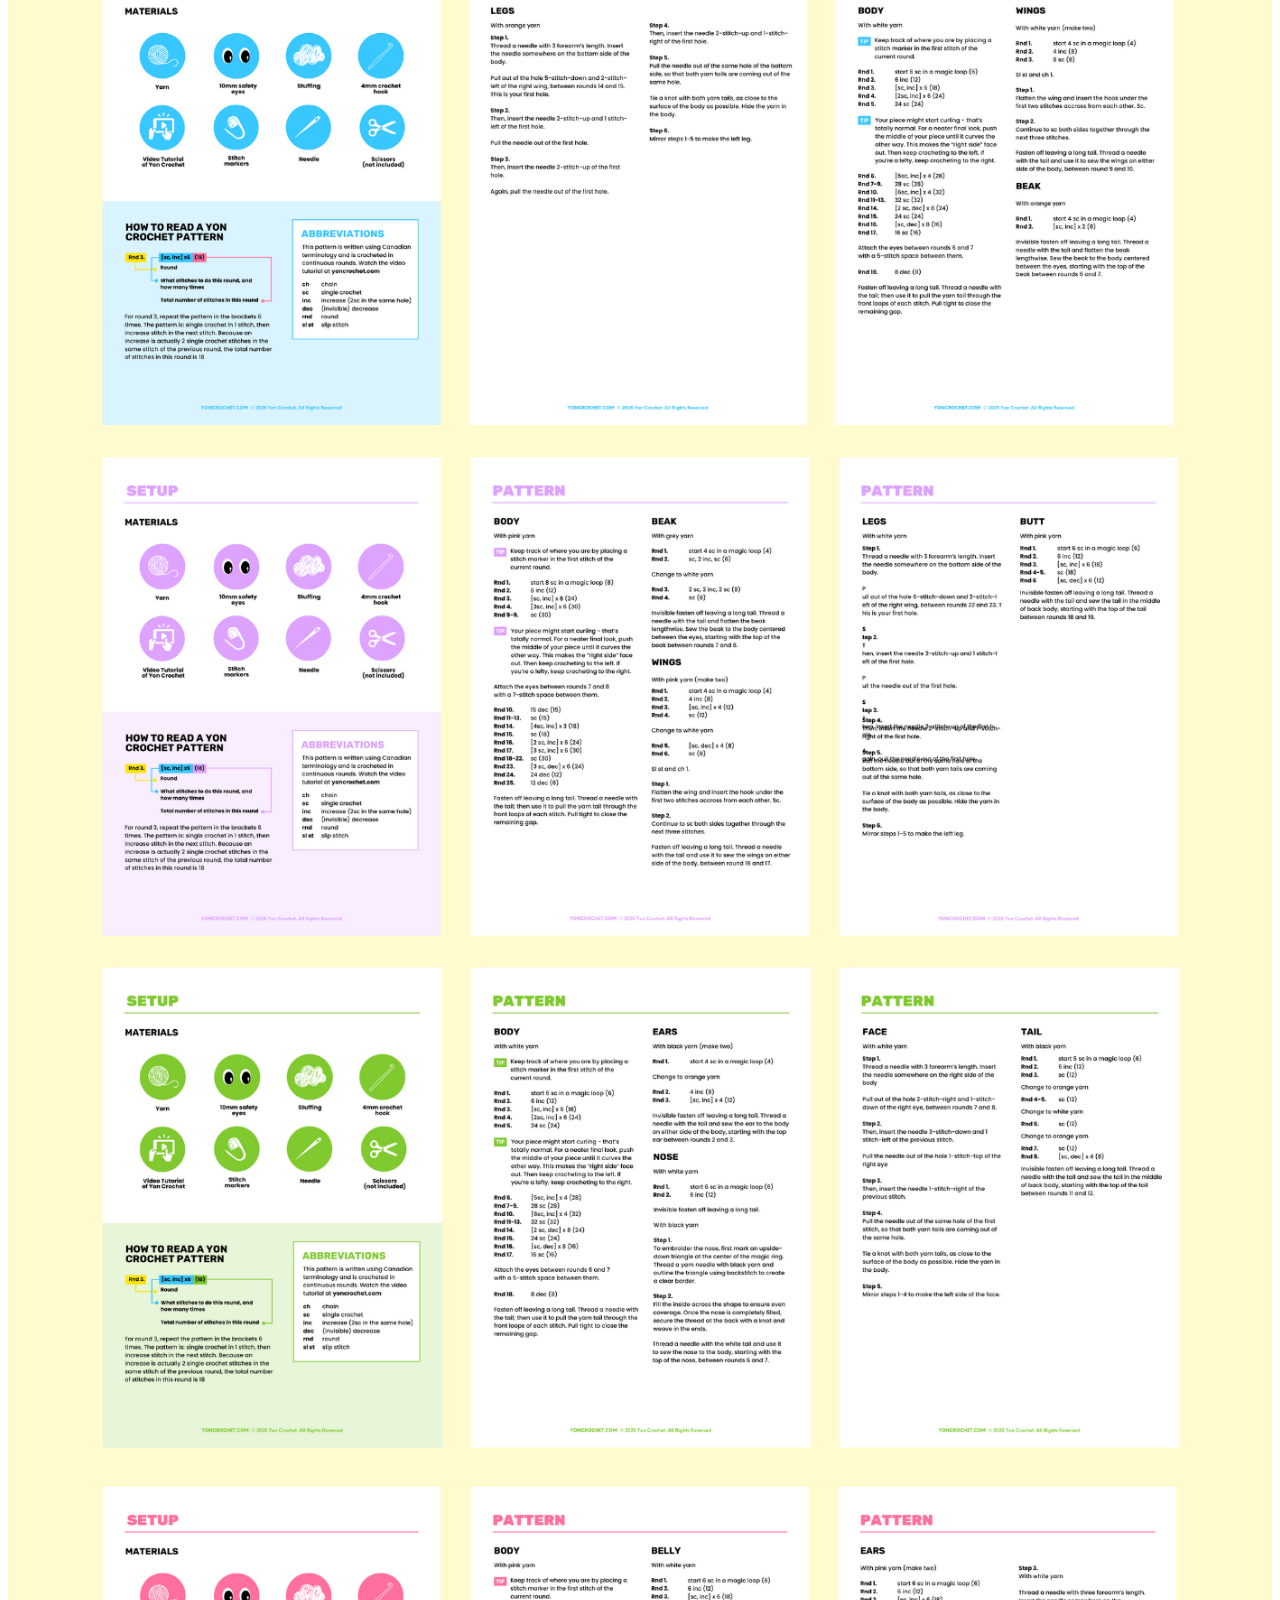
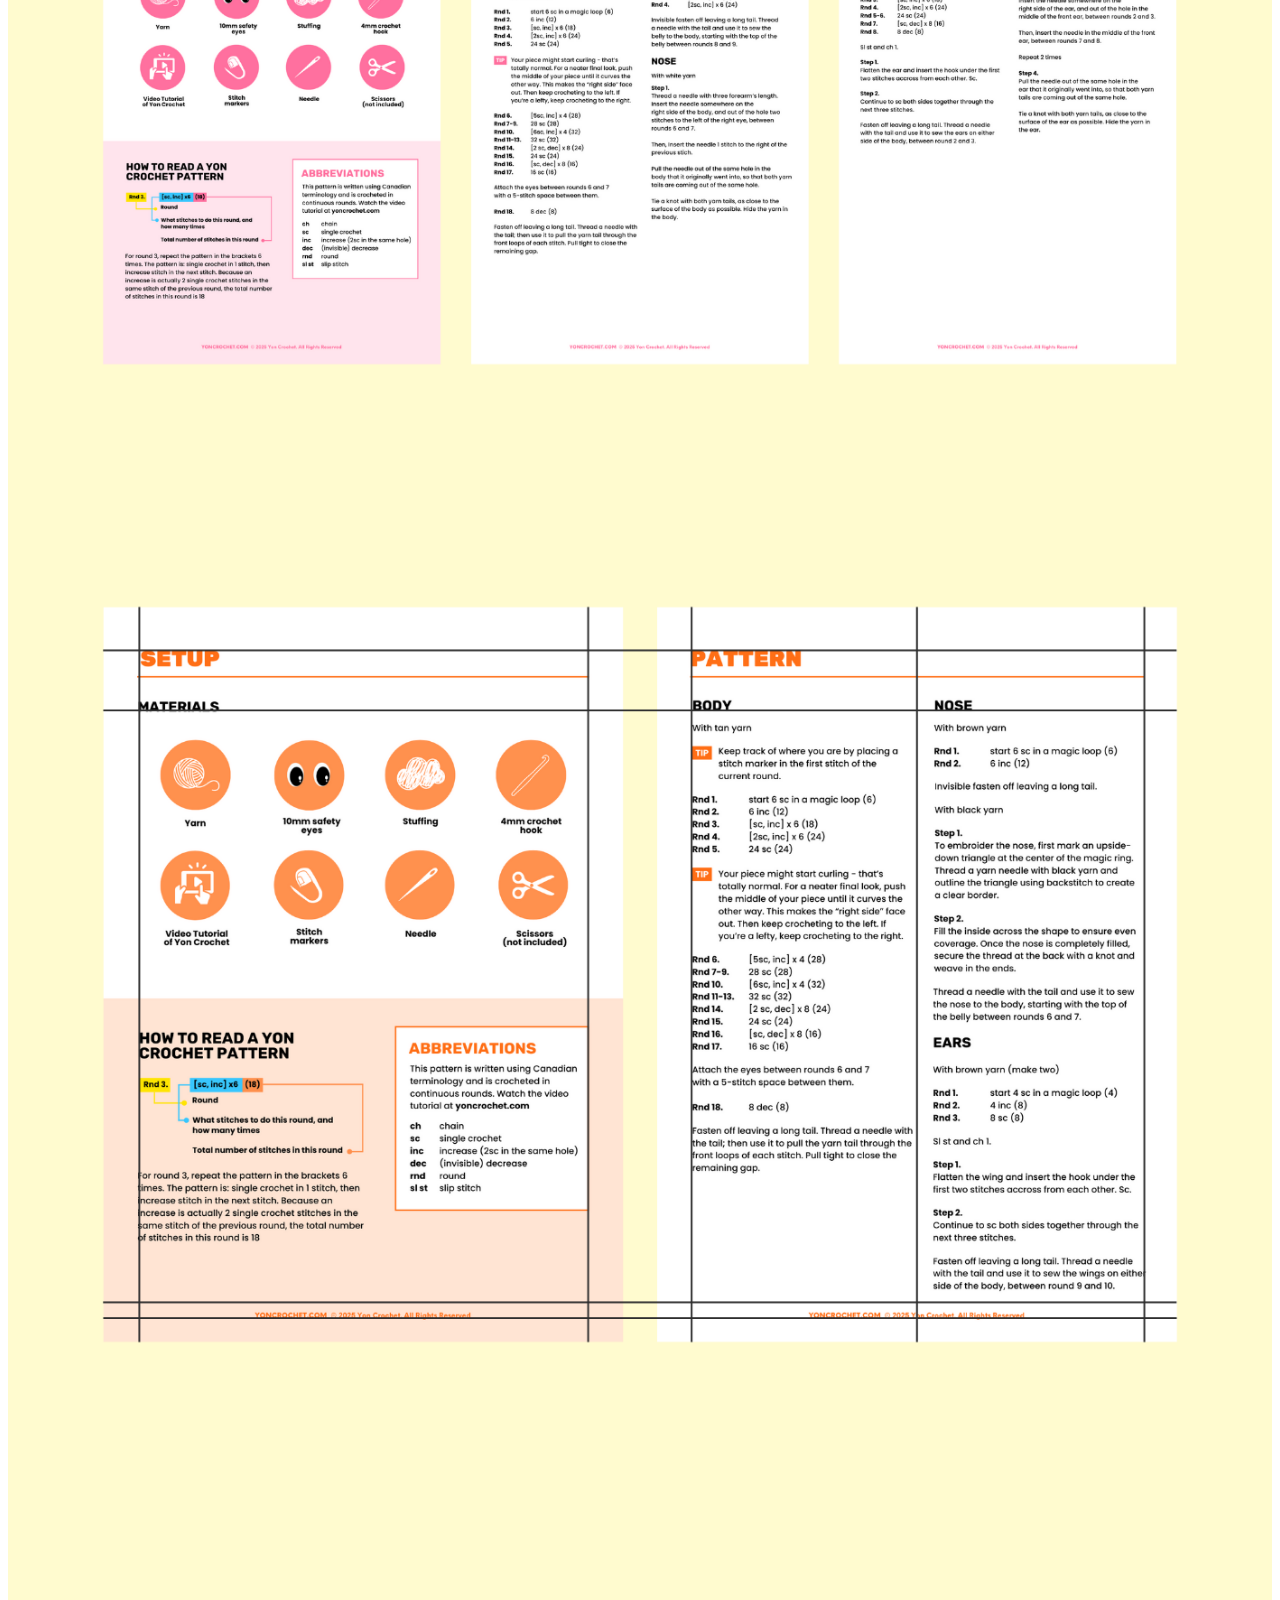
<file: portfoliopage2.html>
<!DOCTYPE html>
<html lang="en">
<head>
    <meta charset="UTF-8">
    <meta name="viewport" content="width=device-width, initial-scale=1.0">
    <title>Yon Crochet</title>
</head>
<body>
    <img style="max-width: 100%; height: auto; display: block;" src="img/i.png">
    <img style="max-width: 100%; height: auto; display: block;" src="img/j.png">
    <img style="max-width: 100%; height: auto; display: block;" src="img/k.png">
    <img style="max-width: 100%; height: auto; display: block;" src="img/l.png">
    <img style="max-width: 100%; height: auto; display: block;" src="img/m.png">
    <img style="max-width: 100%; height: auto; display: block;" src="img/n.png">
    <img style="max-width: 100%; height: auto; display: block;" src="img/o.png">
    <img style="max-width: 100%; height: auto; display: block;" src="img/p.png">
</body>
</html>
</file>
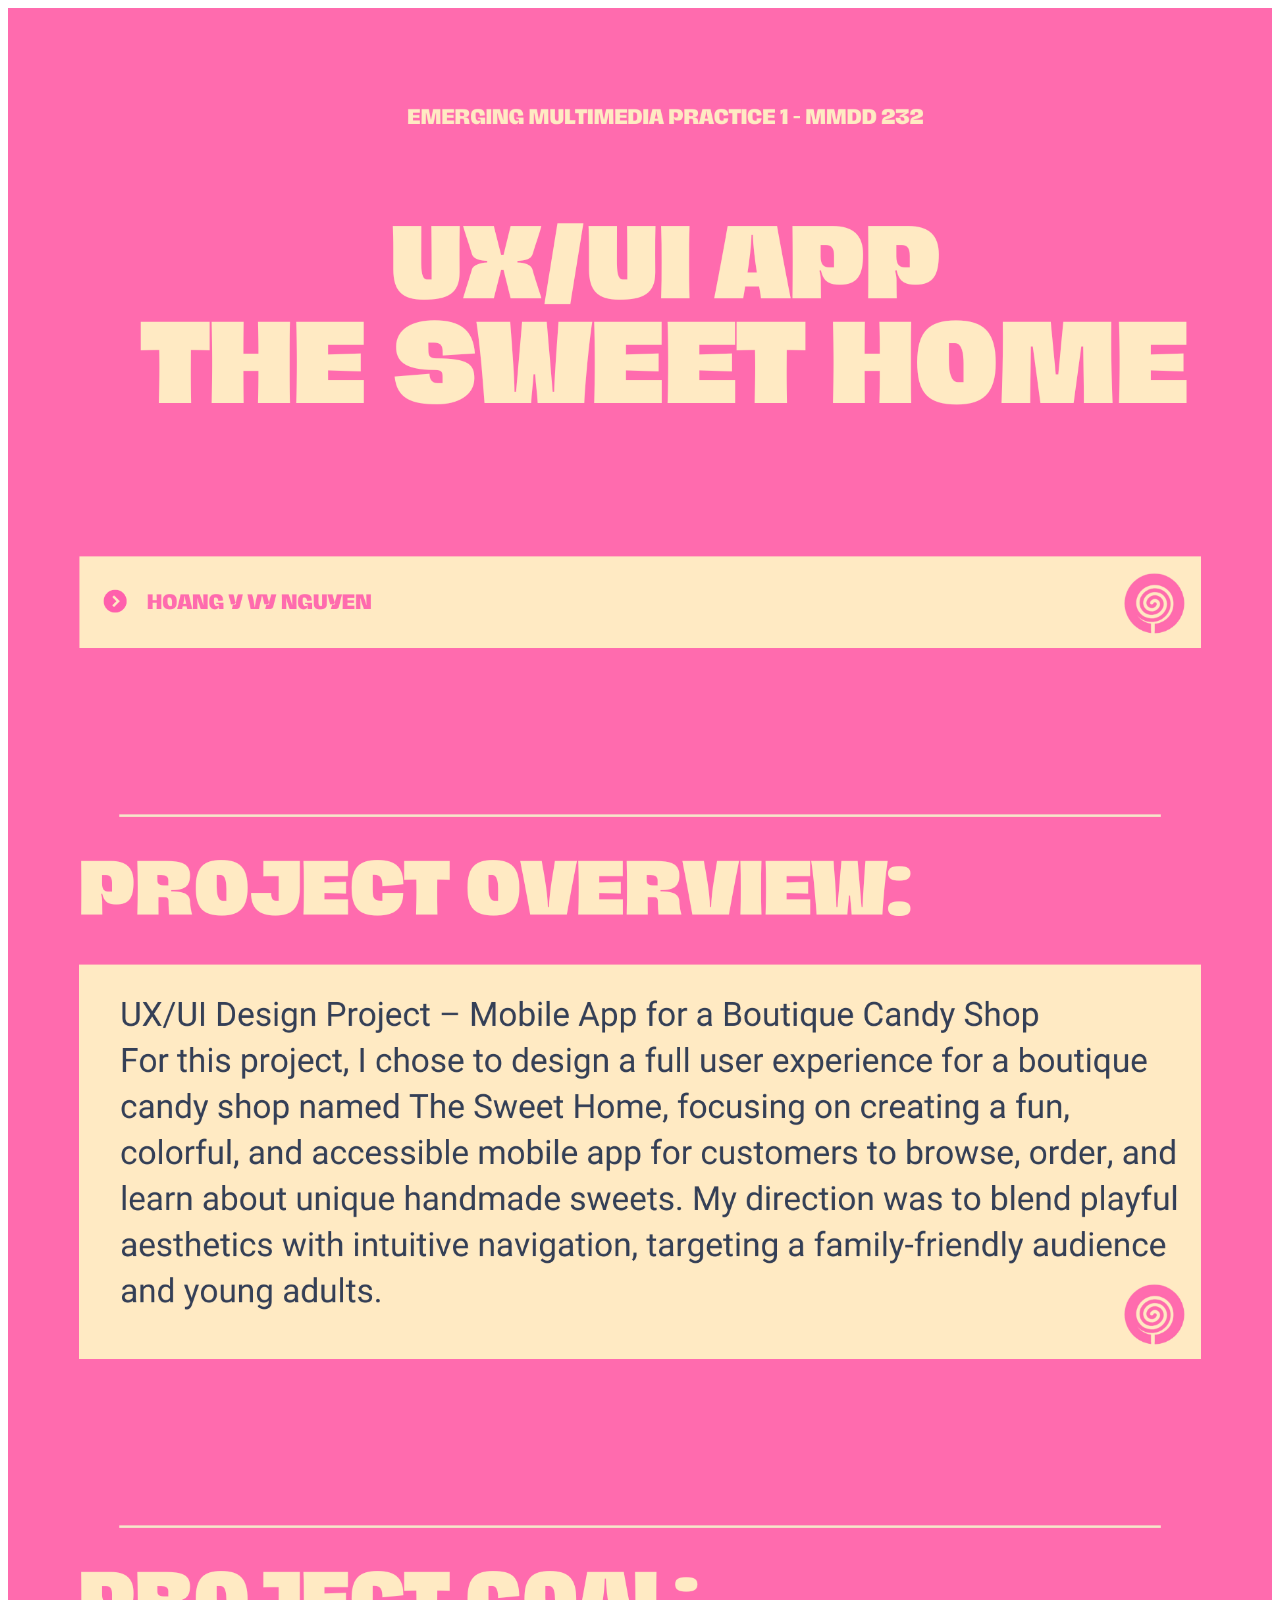
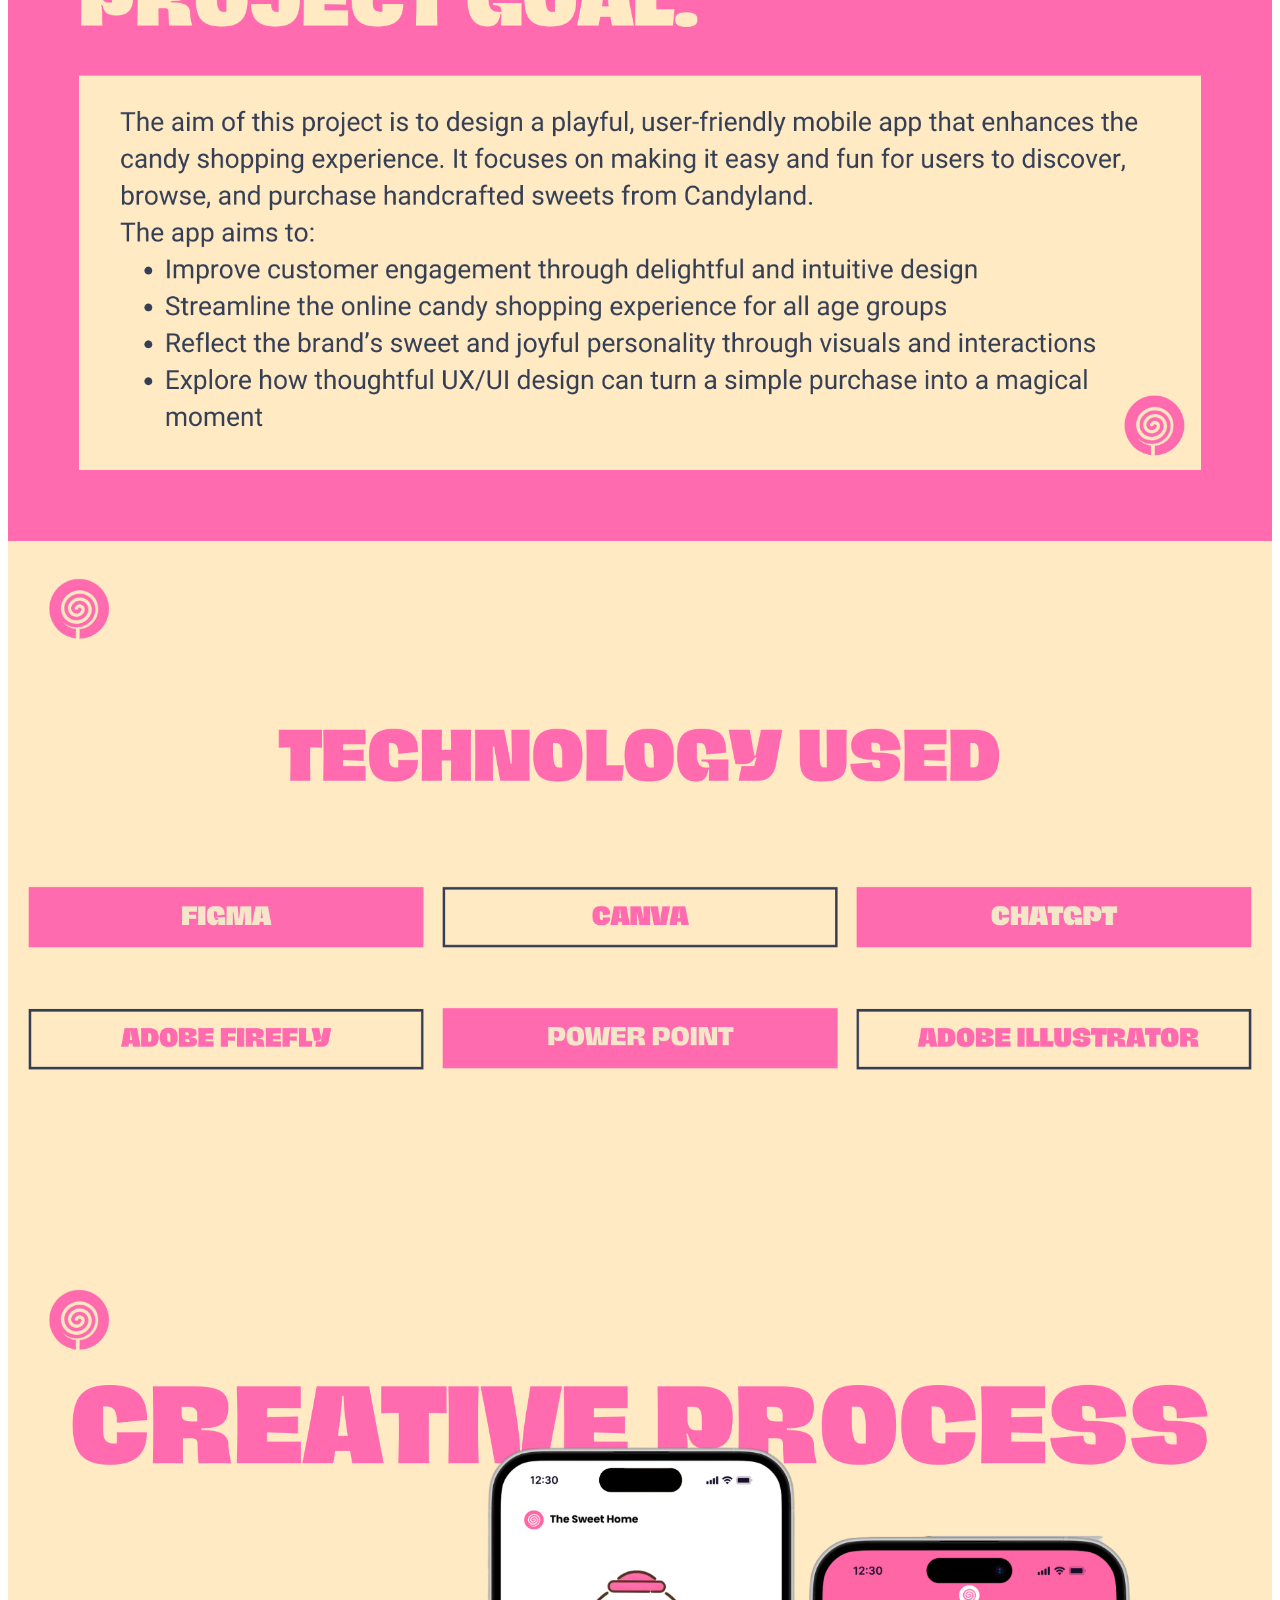
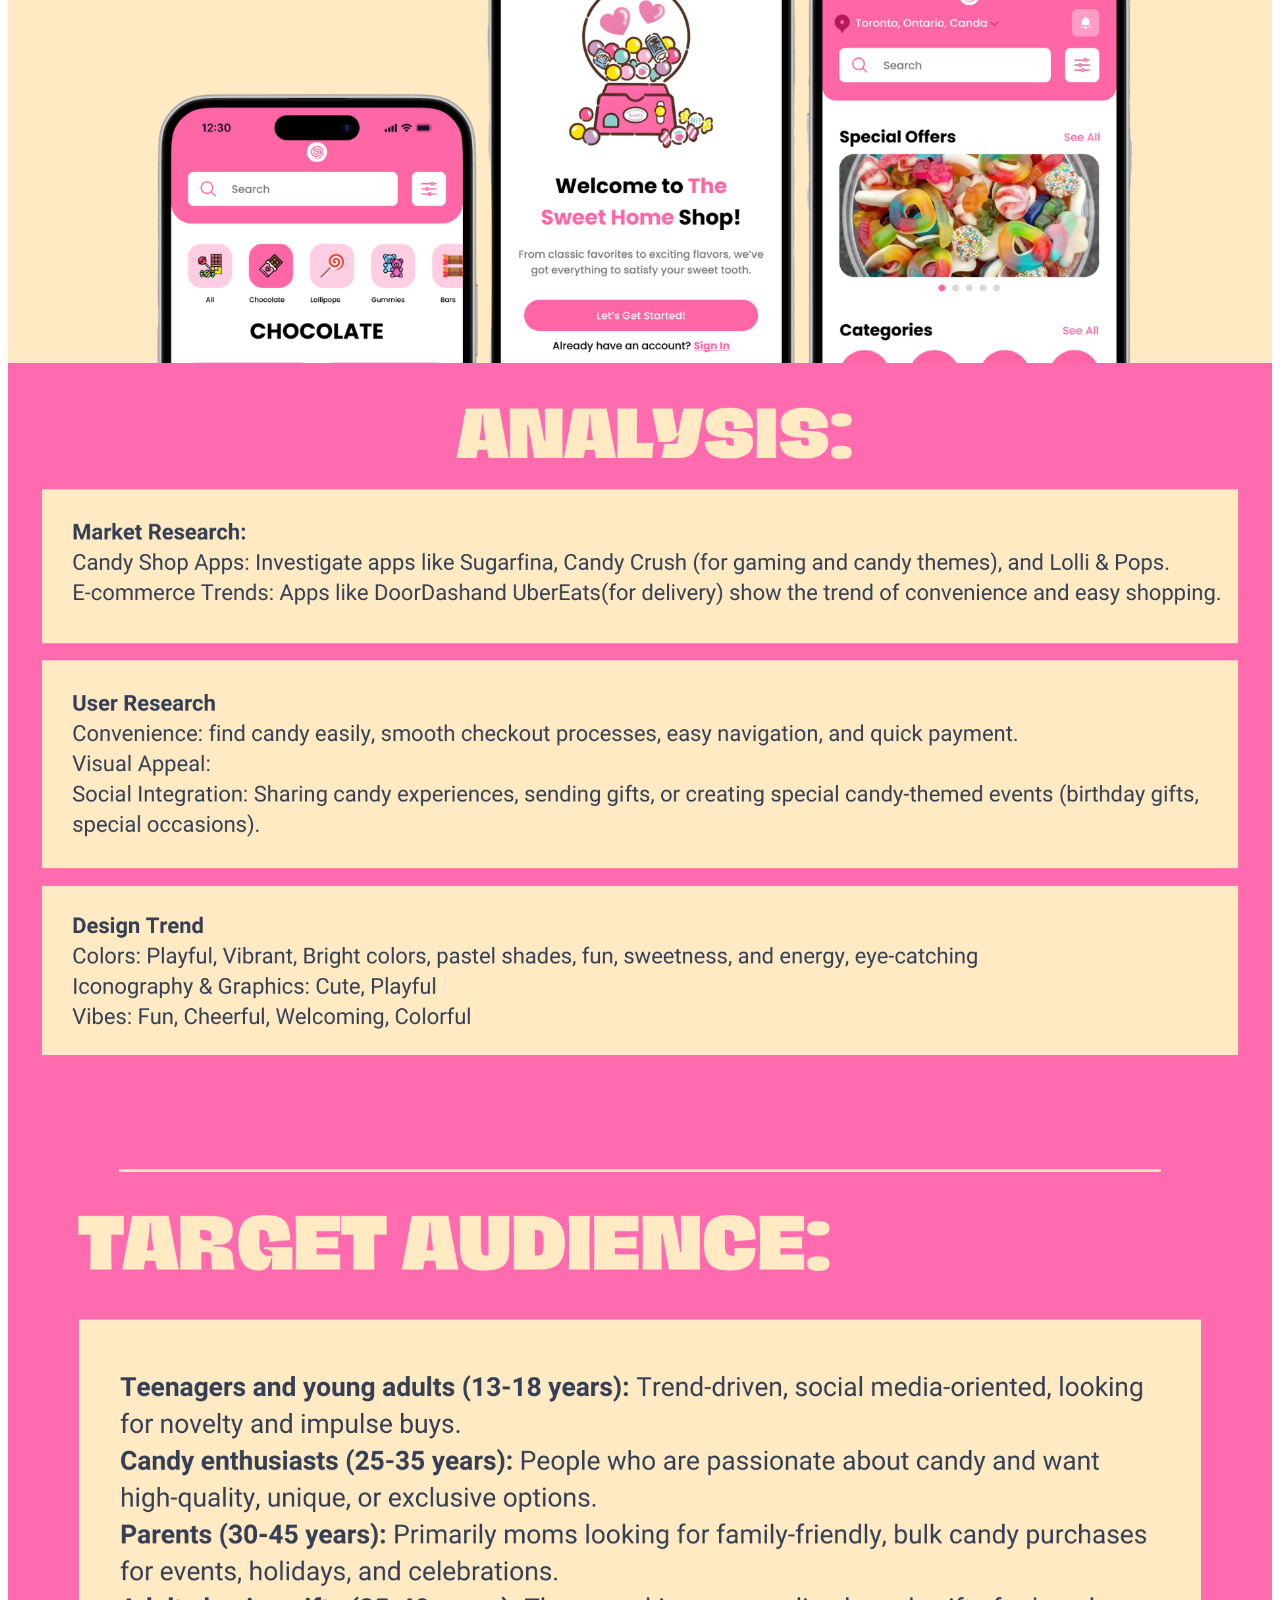
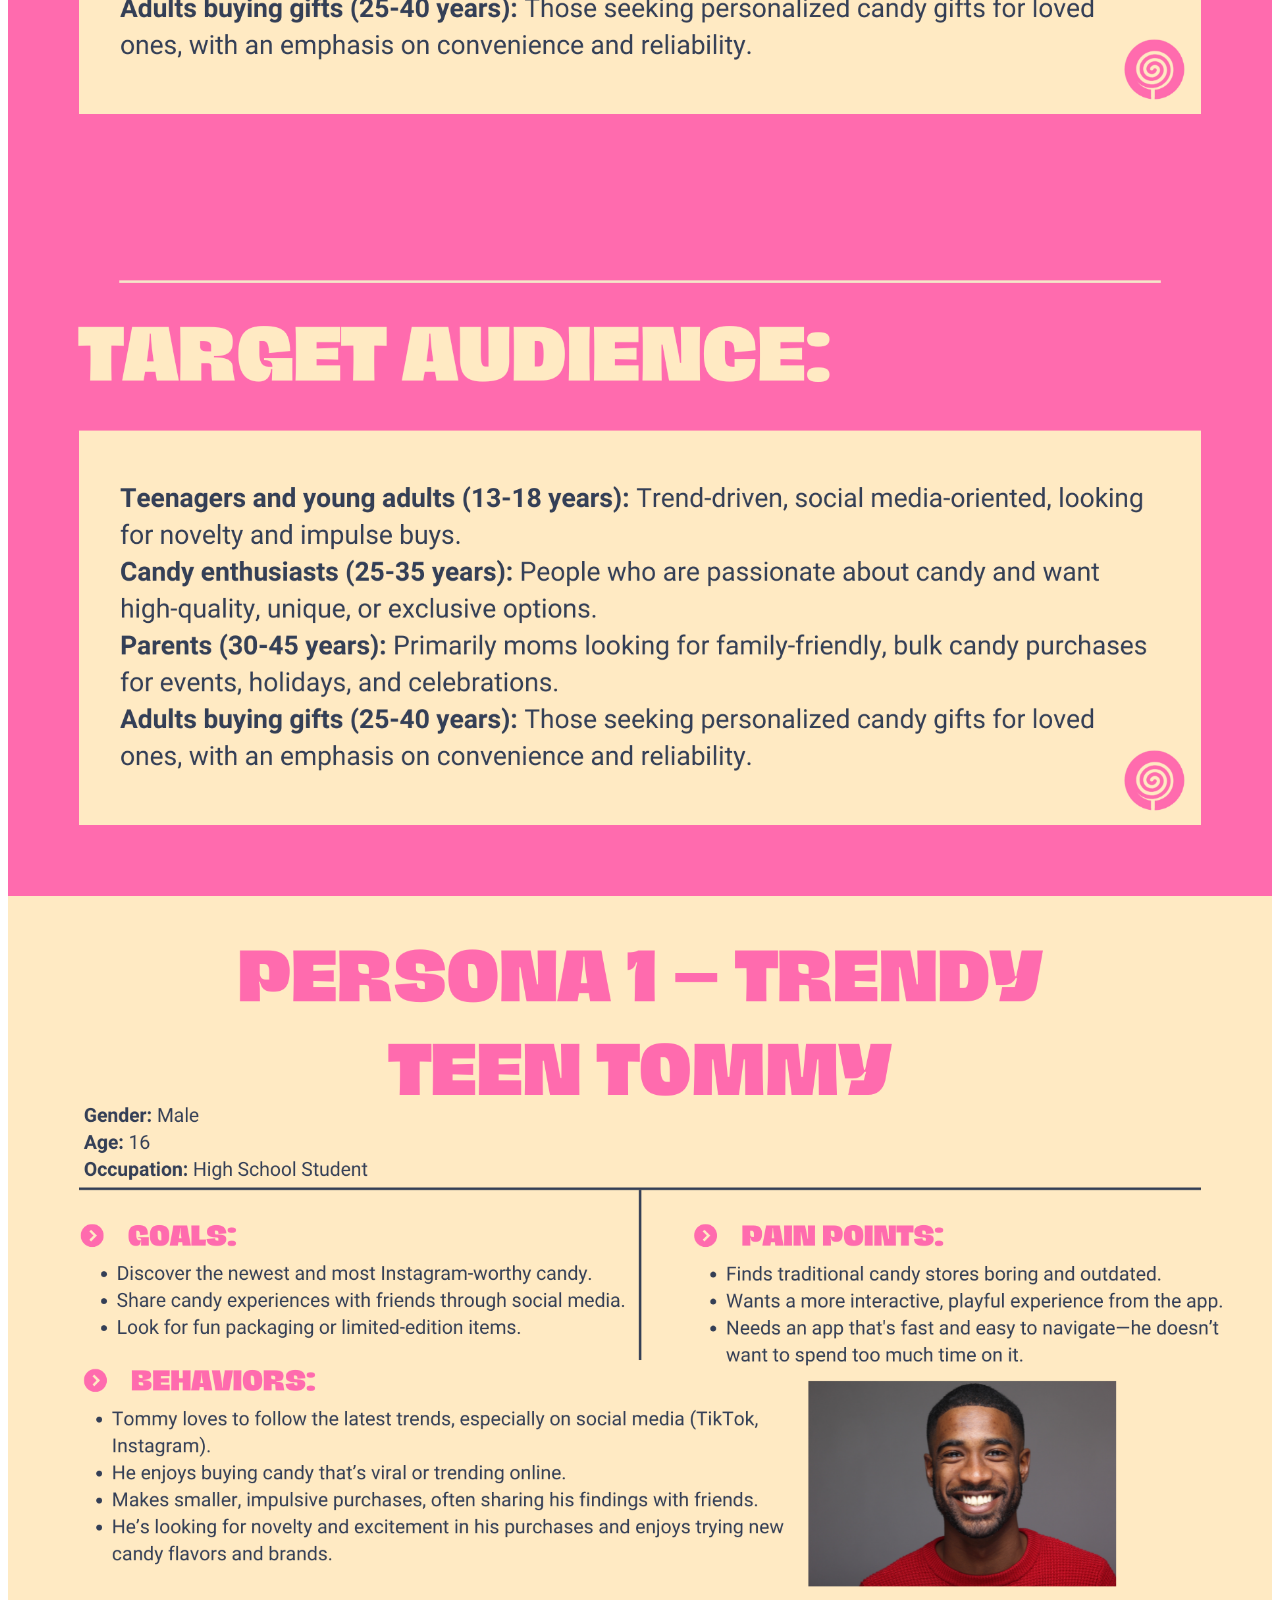
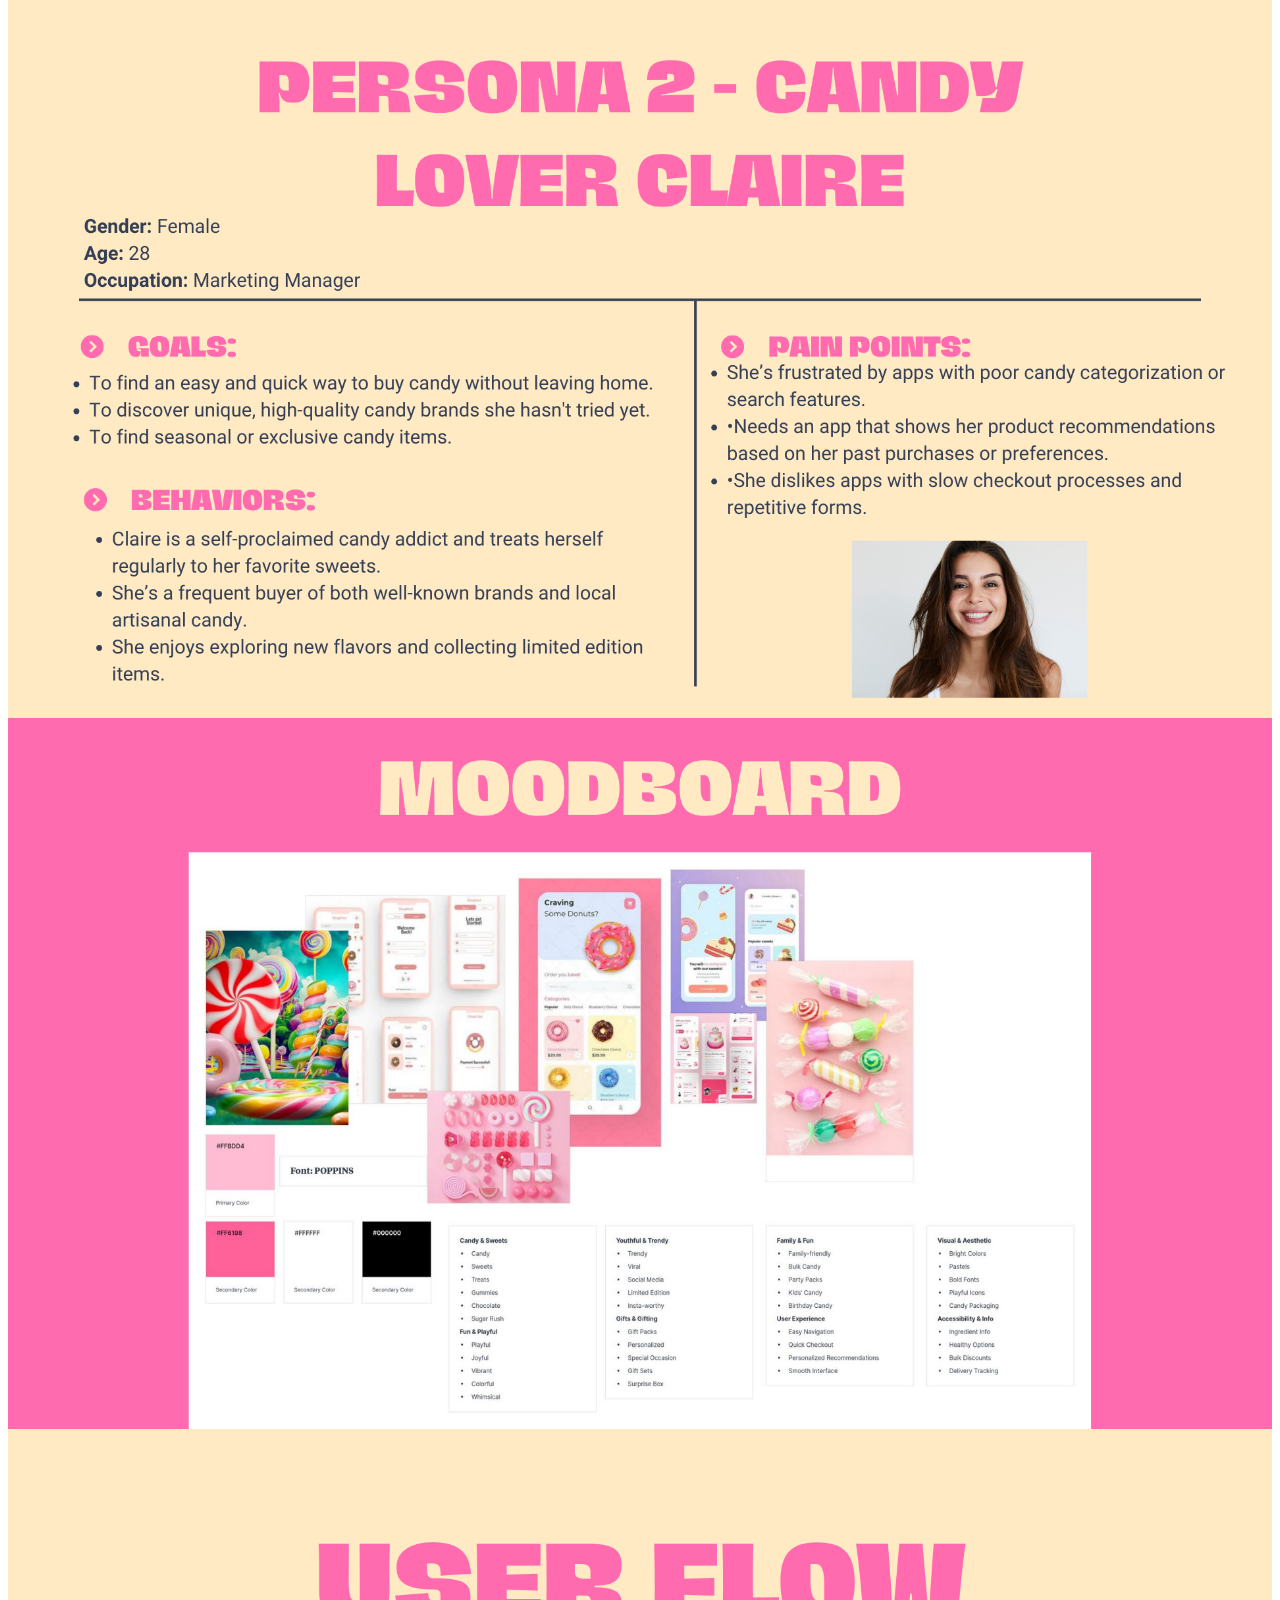
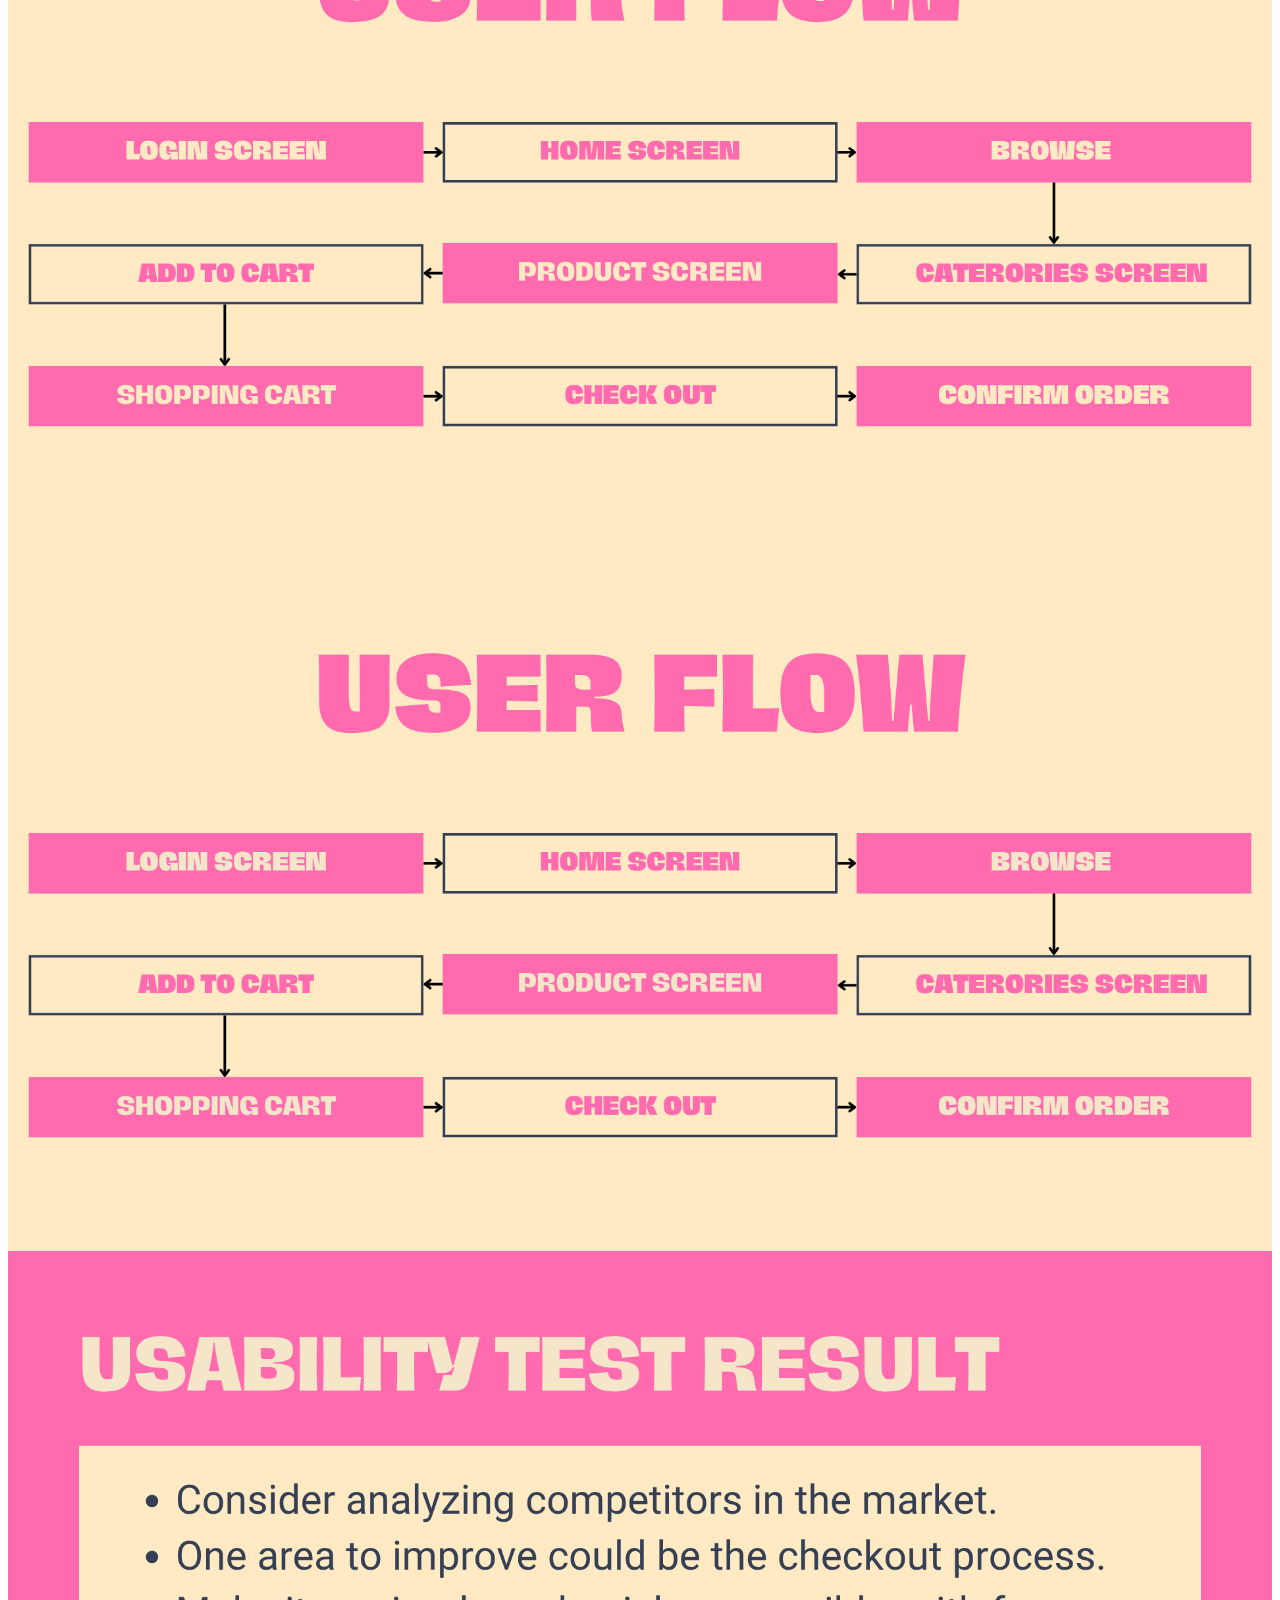
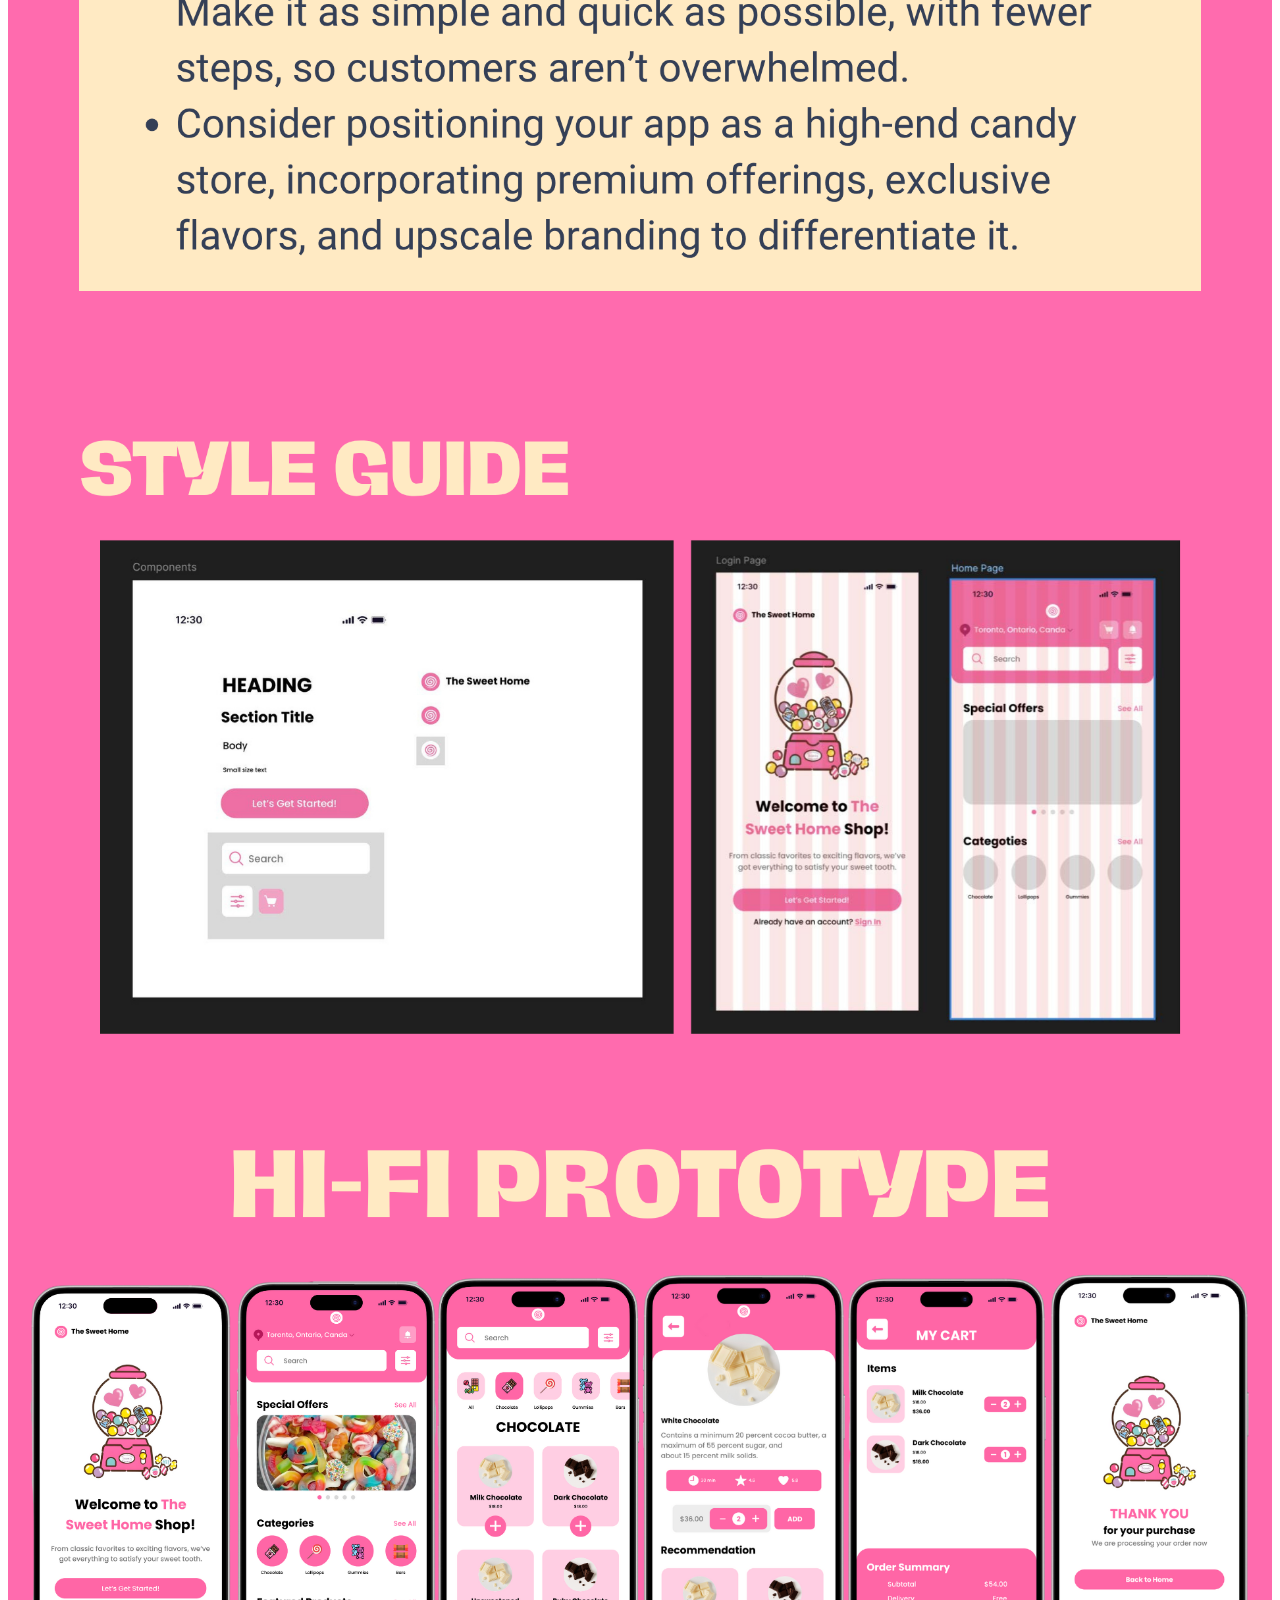
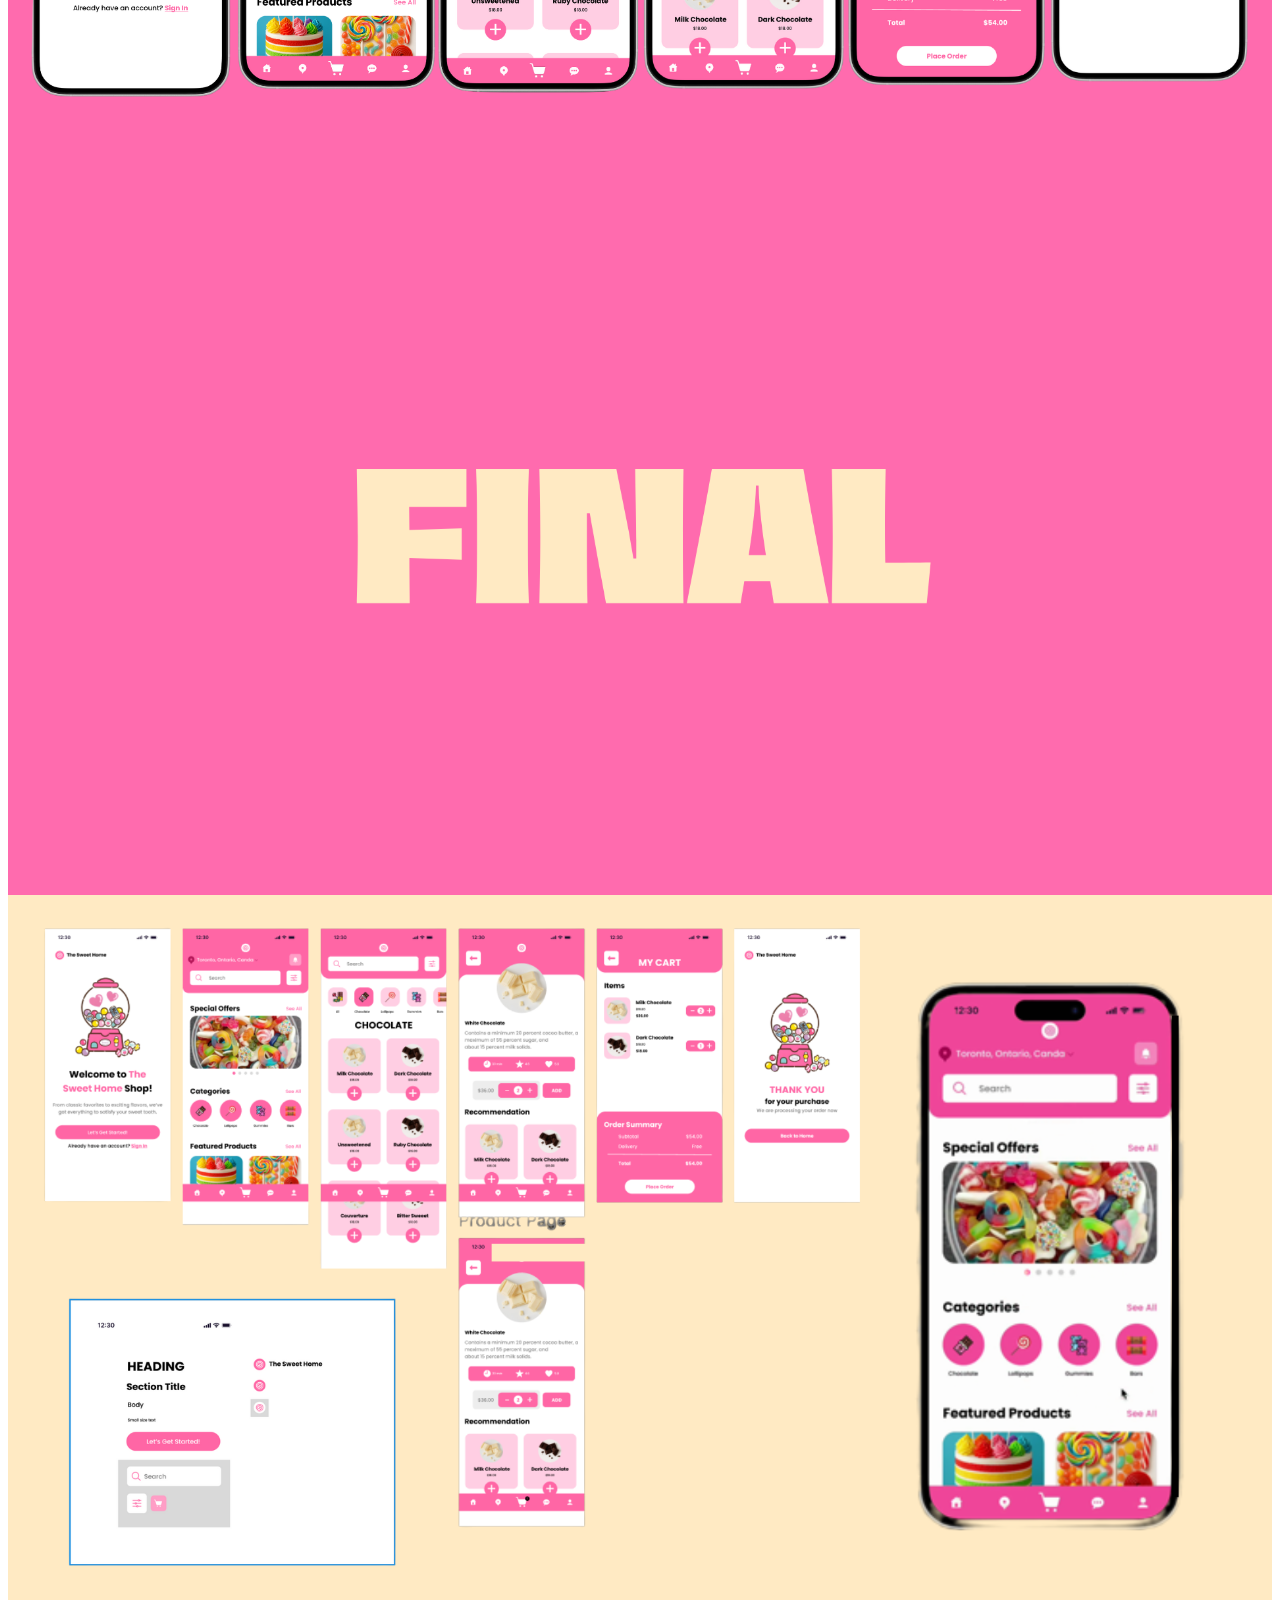
<file: portfoliopage3.html>
<!DOCTYPE html>
<html lang="en">
<head>
    <meta charset="UTF-8">
    <meta name="viewport" content="width=device-width, initial-scale=1.0">
    <title>Candy Store</title>
</head>
<body>
    <img style="max-width: 100%; height: auto; display: block;" src="img/20.png">
    <img style="max-width: 100%; height: auto; display: block;" src="img/21.png">
    <img style="max-width: 100%; height: auto; display: block;" src="img/22.png">
    <img style="max-width: 100%; height: auto; display: block;" src="img/23.png">
    <img style="max-width: 100%; height: auto; display: block;" src="img/24.png">
    <img style="max-width: 100%; height: auto; display: block;" src="img/25.png">
    <img style="max-width: 100%; height: auto; display: block;" src="img/26.png">
    <img style="max-width: 100%; height: auto; display: block;" src="img/27.png">
    <img style="max-width: 100%; height: auto; display: block;" src="img/28.png">
    <img style="max-width: 100%; height: auto; display: block;" src="img/29.png">
    <img style="max-width: 100%; height: auto; display: block;" src="img/30.png">
    <img style="max-width: 100%; height: auto; display: block;" src="img/31.png">
    <img style="max-width: 100%; height: auto; display: block;" src="img/32.png">
    <img style="max-width: 100%; height: auto; display: block;" src="img/33.png">
    <img style="max-width: 100%; height: auto; display: block;" src="img/34.png">
    <img style="max-width: 100%; height: auto; display: block;" src="img/35.png">
    <img style="max-width: 100%; height: auto; display: block;" src="img/36.png">
    <img style="max-width: 100%; height: auto; display: block;" src="img/37.png">
</body>
</html>
</file>
<file: style.css>
/*=========== GOOGLE FONTS ==========*/
@import url('https://fonts.googleapis.com/css2?family=Rubik:wght@400;500;600;700&display=swap');

/*=========== VARIABLES CSS =============*/
:root {
  --header-height: 3.5rem; /*56px*/

   /*======== COLORS ========*/
   /*COLOR MODE HSL(HUE, SATURATION, LIGHTNESS)*/
  --primary-color-hue: 352;
  --dark-color-lightness: 17%;
  --light-color-lightness: 92%;
  --white-color-lightness: 100%;
  --color-white: hsl(252, 30%, var(--white-color-lightness));
  --color-light: hsl(252, 30%, var(--light-color-lightness));
  --color-gray: hsl(252, 15%, 65%);
  --color-primary: hsl(var(--primary-color-hue), 75%, 60%);
  --color-dark: hsl(252, 30%, var(--dark-color-lightness));

   /*======== FONT AND TYPOGRAPHY =======*/
   /* .5rem = 8px | 1rem = 16px */
   --body-font: 'Rubik', sans-serif;
   --h1-font-size: 2.25rem;
   --h2-font-size: 1.75rem;
   --h3-font-size: 1.25rem;
   --normal-font-size: 1rem;
   --small-font-size: .875rem;

   /*========= FONT WEIGHT ============*/
   --font-medium: 400;
   --font-semi-bold: 600;

   /*========= MARGIN BOTTOM ==========*/
   --m-0-5: .5rem;
   --m-0-75: .75rem;
   --m-1: 1rem;
   --m-1-5: 1.5rem;
   --m-2: 2rem;
   --m-2-5: 2.5rem;

   /*========== CARD PADDING ==========*/
   --card-padding: 1.9rem 0.95rem;

   /*========== BORDER RADIUS =========*/
   --border-radius: 1.25rem;

   /*=========== BOX SHADOW ===========*/
   --box-shadow: 0px 5px 20px 0px rgba(69, 67, 96, 0.1);
}

/*=========== RESPONSIVE TYPOGRAPHY =============*/
@media screen and (max-width: 992px){
  :root{
    --h1-font-size: 1.75rem;
   --h2-font-size: 1.5rem;
   --h3-font-size: 1rem;
   --normal-font-size: .938rem;
   --small-font-size: .813rem;
  }
}

/*=================================== BASE ==============================*/
*{
  margin: 0;
  padding: 0;
  box-sizing: border-box;
}

html{
  scroll-behavior: smooth;
}

body,
button,
input,
textarea{
  font-family: var(--body-font);
  font-size: var(--normal-font-size);
}

body{
  background-color: var(--color-light);
  color: var(--color-dark);
  line-height: 1.7;
  font-weight: var(--font-medium);
}

img{
  max-width: 100%;
  height: auto;
  vertical-align: middle;
}

ul{
  list-style: none;
}

a{
  text-decoration: none;
  color: var(--color-dark);
}

h1,h2,h3{
  font-weight: var(--font-semi-bold);
}

h1{
  font-size: var(--h1-font-size)
}

h2{
  font-size: var(--h2-font-size);
}

h3{
  font-size: var(--h3-font-size);
}

/*=================================== LAYOUT ==============================*/
.container{
  max-width: 968px;
  margin: auto;
}

.row{
  display: flex;
  flex-wrap: wrap;
}
/*=============================REUSABLE CSS CLASSES=========================*/
.section .container{
  padding-top: 4.9rem;
  padding-bottom: 15px;
}

.section-title{
  font-size: var(--h1-font-size);
  margin-left: var(--m-0-75);
  margin-bottom: var(--m-2-5);
}

.padd-15{
  padding-left: 15px;
  padding-right: 15px;
}

/*=================================== BUTTONS ==============================*/
.btn{
  padding: 0.75rem 2rem;
  line-height: 1;
  border-radius: var(--border-radius);
}

.btn:focus{
  outline: 0;
}

@keyframes button-push{
  50%{
    transform: scale(0.8);
  }
  100%{
    transform: scale(1);
  }
}

.btn-default{
  color: #fff;
  vertical-align: middle;
  display: inline-block;
  background-color: var(--color-primary);
  transform: perspective(1px) translateZ(0);
}

.btn-default:hover{
  animation-name: button-push;
  animation-duration: 0.3s;
  animation-timing-function: linear;
  animation-iteration-count: 1;
}

/*=================================== HEADER ==============================*/
.header{
  width: 100%;
  background-color: var(--color-light);
  position: fixed;
  top: 0;
  left: 0;
  z-index: 100;
}

/*==================================== NAV ==================================*/
.nav{
  height: calc(var(--header-height) + 1.5rem);
  display: flex;
  justify-content: space-between;
  align-items: center;
  column-gap: 3rem;
}

.nav-logo{
  font-size: var(--h2-font-size);
  font-weight: var(--font-semi-bold);
  letter-spacing: 0.125rem;
  position: relative;
}

.nav-logo::after{
  position: absolute;
  content: '';
  width: 0.3rem;
  height: 0.3rem;
  border-radius: 50%;
  background-color: var(--color-primary);
  top: 56%;
  right: -0.25rem;
}

.nav-menu{
  margin-left: auto;
}

.nav-list{
  display: flex;
  column-gap: 3rem;
}

.nav-link{
  font-weight: var(--font-medium);
  transition: .3s;
}

.nav-link:hover{
  color: var(--color-primary);
}

.nav-close{
  font-size: 1rem;
  position: absolute;
  top: 1rem;
  right: 1.25rem;
  cursor: pointer;
}

.nav-btns{
  display: inline-flex;
  align-items: center;
  column-gap: 1rem;
}

.change-theme{
  font-size: 1.15rem;
  cursor: pointer;
}

.nav-toggle{
  font-size: 1.2rem;
  cursor: pointer;
}

.nav-close,
.nav-toggle{
  display: none;
}

.active-link{
  position: relative;
}

.active-link::before{
  content: '';
  position: absolute;
  bottom: -0.75rem;
  left: 45%;
  width: 0.3rem;
  height: 0.3rem;
  background-color: var(--color-primary);
  border-radius: 50%;
}

.scroll-header{
  box-shadow: 0 1px 4px rgba(165, 125, 125, 0.3);
}

/*=================================== HOME ==============================*/
.home{
  display: flex;
  justify-content: center;
  height: 100vh;
  min-height: 100vh;
}

.avatar{
  width: 90px;
  height: 90px;
  border-radius: 50%;
  display: block;
  margin: auto;
}

.home .intro{
  max-width: 540px;
  text-align: center;
}

.home .intro img{
  margin-bottom: var(--m-1);
}

.home .intro .social-icons{
  margin-top: var(--m-1-5);
  margin-bottom: var(--m-2);
}

.home .intro .social-icons li{
  display: inline-block;
}

.home .intro .social-icons li:not(:last-child){
  margin-right: var(--m-1-5);
}

.home .intro .social-icons a{
  font-size: var(--h3-font-size);
}

.scroll-down{
  position: absolute;
  bottom: var(--m-2-5);
  left: 0;
  width: 100%;
}

.mouse-wrapper{
  font-size: var(--small-font-size);
  display: block;
  margin: auto;
  max-width: 100px;
  text-align: center;
}

@keyframes ani-mouse{
  0%{
    top: 29%;
  }
  15%{
    top: 50%;
  }
  50%{
    top: 50%;
  }
  100%{
    top: 29%;
  }
}

.mouse{
  border: 2px solid var(--color-dark);
  display: block;
  height: 1.75rem;
  width: 1.25rem;
  margin: auto;
  margin-top: var(--m-0-75);
  border-radius: var(--border-radius);
  position: relative;
}

.mouse .wheel{
  background-color: var(--color-dark);
  border-radius: 50%;
  width: 0.25rem;
  height: 0.25rem;
  position: absolute;
  top: var(--m-0-5);
  left: 40%;
  display: block;
  animation: ani-mouse 2s infinite;
}

/*=================================== ABOUT ==============================*/
.about-img{
  flex: 0 0 25%;
  max-width: 25%;
  margin: auto;
}

.about-content{
  flex: 0 0 75%;
  max-width: 75%;
}

.about-content .about-text,
.about-content .skills{
  flex: 0 0 50%;
  max-width: 50%;
  margin-top: auto;
  margin-bottom: auto;
}

.rounded{
  background-color: var(--color-white);
  padding: var(--card-padding);
  border-radius: var(--border-radius);
}

.about-text p{
  margin-bottom: var(--m-1);
}

.about-content .skills .skill-item{
  flex: 0 0 100%;
  max-width: 100%;
}

.about-content .skills .skill-item h4{
  margin-bottom: var(--m-0-75);
}

.about-content .skills .skill-item .progress{
  background-color: var(--color-light);
  height: 0.45rem;
  border-radius: var(--border-radius);
  width: 100%;
  position: relative;
}

.about-content .skills .skill-item:not(:last-child){
  margin-bottom: var(--m-1-5)
} 

.about-content .skills .skill-item .progress .progress-in{
  position: absolute;
  left: 0;
  top: 0;
  height: 100%;
  border-radius: var(--border-radius);
}

.fact-item{ 
  max-width: 25%;
  margin-top: var(--m-2-5);
  text-align: center;
  margin-right: auto;
  margin-left: auto;
}

.fact-item i{
  font-size: var(--h2-font-size);
  color: var(--color-gray)
}

/*=================================== Services ==============================*/
.service-item-inner img{
  width: 100px;
}

.services .service-item{
  flex: 0 0 33.33%;
  max-width: 33.33%;
  display: flex;
}

.services .service-item .service-item-inner{
  border-radius: var(--border-radius);
  padding: var(--card-padding);
  text-align: center;
  transform: translateY(0);
  transition: 0.3s;
}

.services .service-item .service-item-inner:hover{
  transform: translateY(-0.625rem);
}

.services .service-item img{
  margin-bottom: var(--m-1);
}

.service-item h3{
  margin-bottom: var(--m-0-5);
  color: #fff;
}

.service-item p{
  color: #fff;
}

.text{
  text-align: center;
  margin-top: var(--m-1-5);
}

.text a{
  color: var(--color-primary);
}

/*=================================== EXPERIENCE ==============================*/
.education{
  flex: 0 0 50%;
  max-width: 50%;
}

.experience{
  flex: 0 0 50%;
  max-width: 50%;
}

.timeline-box{
  flex: 0 0 100%;
  max-width: 100%;
}

.timeline{
  background-color: var(--color-white);
  padding: 1.9rem 0.95rem;
  border-radius: var(--border-radius);
  width: 100%;
  position: relative;
}

.timeline .timeline-item{
  position: relative;
  padding-left: 2.5rem;
  padding-bottom: 1.9rem;
}

.timeline .timeline-item:last-child{
  padding-bottom: 0;
}

.timeline .timeline-item::before{
  content: '';
  width: 1px;
  position: absolute;
  height: 100%;
  left: var(--m-0-5);
  background-color: var(--color-primary);
  top: 0;
}

.timeline .timeline-icon{
  position: absolute;
  left: -0.25rem;
  top: 0;
  font-size: 1.5rem;
  background-color: var(--color-white);
  color: var(--color-primary);
}

.timeline .timeline-date{
  font-size: var(--small-font-size);
  color: var(--color-gray);
}

.timeline .timeline-date .lni{
  margin-right: 0.3rem;
}

.timeline .timeline-title{
  margin: var(--m-0-75);
}

/*=================================== PORTFOLIO ==============================*/
.portfolio .portfolio-filter{
  flex: 0 0 100%;
  max-width: 100%;
  text-align: center;
  margin-bottom: var(--m-2-5);
}

.portfolio .portfolio-filter button{
  border: none;
  background-color: transparent;
  font-weight: var(--font-semi-bold);
  text-transform: capitalize;
  margin: 0 var(--m-0-75);
  white-space: nowrap;
  color: var(--color-dark);
  transition: 0.3s;
}

.portfolio .portfolio-filter button.active{
  color: var(--color-primary);
  position: relative;
}

.portfolio .portfolio-filter button.active::before{
  content: '';
  position: absolute;
  bottom: -0.75rem;
  left: 45%;
  width: 0.3rem;
  height: 0.3rem;
  background-color: var(--color-primary);
  border-radius: 50%;
}

.portfolio-item{
  flex: 0 0 33.33%;
  max-width: 33.33%;
  margin-bottom: var(--m-1-5);
}

.portfolio-item.hide{
  display: none;
}

.portfolio-item.show{
  display: block;
  animation: showItem 0.5s ease;
}

@keyframes showItem{
  0%{
    transform: scale(0.6);
    opacity: 0;
  }
  100%{
    transform: scale(1);
    opacity: 1;
  }
}

.portfolio-item-inner{
  position: relative;
  overflow: hidden;
}

.portfolio-item .mask{
  background: rgba(0,0,0,.9);
  position: absolute;
  left: 0;
  top: 0;
  height: 100%;
  width: 100%;
  opacity: 0;
  transition: 0.3s;
}

.portfolio-item-inner:hover .mask{
opacity: 0.9;
}

.portfolio-item .term{
  color: #fff;
  background: var(--color-primary);
  border-bottom-left-radius: 0.98rem;
  border-bottom-right-radius: 0.98rem;
  position: absolute;
  top: 0;
  left: var(--m-1-5);
  font-size: var(--small-font-size);
  display: inline-block;
  padding: 0.19rem 0.625rem;
  transform: translateY(-40px);
  transition: 0.3s;
}

.portfolio-item h3{
  color: #fff;
  font-size: 1.25rem;
  margin: 0 0 0.98rem;
  padding: 0 1.25rem;
  position: absolute;
  top: 3.75rem;
  transition: 0.3s;
  transform: translateY(30px);
  opacity: 0;
}

.portfolio-item .more-button{
  color: #fff;
  position: absolute;
  bottom: var(--m-1-5);
  left: var(--m-1-5);
  font-size: 1.6rem;
  display: block;
  background: var(--color-primary);
  height: 2.5rem;
  width: 2.5rem;
  cursor: pointer;
  border-radius: 50%;
  text-align: center;
  line-height: 28px;
  transition: 0.3s;
  opacity: 0;
}

.portfolio-item-innerhover h3, .portfolio-item-inner:hover span{
  opacity: 1;
  transform: translateY(0);
}

/*=================================== TESTIMONIAL ==============================*/
.testimonialPic{
  width: 80px;
  border-radius: 50%;
}

.testimonial-wrapper{
  max-width: 700px;
  margin: auto;
}

.testimonial-item{
  padding: 0 1.25rem 1.25rem;
  text-align: center;
}

.testimonial-item .thumb{
  border-radius: 50%;
  overflow: hidden;
  height: 5.6rem;
  width: 5.6rem;
  margin: 0 auto;
}

.testimonial-item h3{
  margin-top: var(--m-0-75);
}

.testimonial-item .subtitle{
  color: var(--color-gray);
  font-size: var(--small-font-size);
}

.comment{
  background: var(--color-white);
  padding: var(--card-padding);
  margin-top: var(--m-1);
  border-radius: var(--border-radius);
}

.swiper-pagination{
  position: initial;
  margin-top: var(--m-1);
}

.swiper-pagination-bullet{
  width: 0.5rem;
  height: 0.375rem;
  background: var(--color-primary);
  opacity: 1;
}

.swiper-pagination-horizontal.swiper-pagination-bullets .swiper-pagination-bullet{
  margin: 0 .2rem;
}

.swiper-pagination-bullet-active{
  width: 1.2rem;
  height: 0.375rem;
  border-radius: .5rem;
}

/*=================================== BLOG ==============================*/
.blog-item{
  flex: 0 0 33.33%;
  max-width: 33.33%;
}

.blog-item .inner{
  background: var(--color-white);
  overflow: hidden;
  border-radius: var(--border-radius);
  transition: 0.3s;
}

.blog-item .inner:hover{
  transform: translateY(-0.98rem);
}

.blog-item .thumb{
  position: relative;
  overflow: hidden;
}

.blog-item .thumb img{
  transform: scale(1);
  transition: 0.3s;
}

.blog-item .thumb:hover img{
  transform: scale(1.1);
}

.blog-item .category{
  background: var(--color-primary);
  border-bottom-left-radius: 0.98rem;
  border-bottom-right-radius: 0.98rem;
  color: #fff;
  font-size: var(--small-font-size);
  padding: 0.12rem 0.5rem;
  position: absolute;
  left: 1.25rem;
  top: 0;
  z-index: 1;
}

.blog-item .details{
  padding: 1.25rem;
}

.blog-item .detail .title{
  line-height: 1.2;
}

.blog-item .details .title a:hover{
  color: var(--color-primary);
}

.blog-item .meta{
  font-size: var(--small-font-size);
  color: var(--color-gray);
  margin-top: 0.5rem;
}

.blog-item .meta li{
  display: inline-block;
}

.blog-item .meta li:not(:last-child){
  margin-right: 0.6rem;
}

.blog-item .meta li::after{
  content: '';
  background: var(--color-gray);
  border-radius: 50%;
  display: inline-block;
  height: 0.19rem;
  width: 0.19rem;
  margin-left: 0.6rem;
  vertical-align: middle;
}

.blog-item .meta li:last-child::after{
  display: none;
}

/*=================================== CONTACT ==============================*/
.contact-box{
  flex: 0 0 40%;
  max-width: 40%;
}

.contact-form{
  flex: 0 0 60%;
  max-width: 60%;
}

.contact-data{
  display: grid;
  row-gap: 2rem;
}

.contact-subtitle{
  margin-bottom: var(--m-0-5);
}

.contact-description{
  display: inline-flex;
  align-items: center;
  column-gap: .5rem;
}

.contact-icon{
  font-size: 1.2rem;
}

.contact-inputs{
  display: grid;
  row-gap: 2rem;
  margin-bottom: var(--m-2-5);
}

.contact-content{
  position: relative;
  height: 3rem;
  border-bottom: 2px solid var(--color-gray);
}

.contact-content span{
  position: absolute;
  bottom: -2px;
  left: 0;
  content: '';
  height: 2px;
  width: 0;
  transition: .5s;
  background: var(--color-primary);
}

.contact-input:focus ~ span{
  width: 100%;
}

.contact-input{
  position: absolute;
  top: 0;
  left: 0;
  width: 100%;
  height: 100%;
  padding: 1rem 1rem 1rem 0;
  background: none;
  color: #fff;
  outline: none;
  border: none;
  z-index: 1;
}

.contact-label{
  position: absolute;
  top: .40rem;
  width: 100%;
  font-size: var(--small-font-size);
  transition: .3s;
}

.contact-area{
  height: 7rem;
}

.contact-area textarea{
  resize: none;
}

.contact-input:focus + .contact-label{
  top: -.75rem;
  left: 0;
  z-index: 10;
  color: var(--color-primary);
}

/*=================================== FOOTER ==============================*/
.footer{
  padding: 50px 0;
  background-color: var(--color-primary);
}

.outro{
  background-color: var(--color-primary);
}

.footer .footer-text .social-icons{
  margin-top: var(--m-1-5);
  margin-bottom: var(--m-2);
}

.footer .footer-text .social-icons li{
  display: inline-block;
}

.footer .footer-text{
  text-align: center;
  color: #fff;
  font-size: var(--h2-font-size);
  font-weight: bold;
}

/*=================================== COPYRIGHT ==============================*/
.copyright{
  padding: 75px 0;
}
.copy-text{
  text-align: center;
}

/*=================================== CUSTOMIZE THEME ==============================*/
.customize-theme{
  background: rgba(0,0,0,.4);
  height: 100vh;
  width: 100vw;
  position: fixed;
  top: 0;
  left: 0;
  z-index: 100;
  text-align: center;
  display: grid;
  place-items: center;
  font-size: var(--small-font-size);
  display: none;
}

.customize-theme .card{
  background: var(--color-white);
  padding: 3rem;
  border-radius: var(--border-radius);
  width: 40%;
  max-width: 600px;
}

.customize-theme .font-size{
  margin-top: var(--m-2-5);
}

.customize-theme .font-size > div{
  display: flex;
  justify-content: center;
  align-items: center;
  background: var(--color-light);
  padding: .6rem 1rem;
  border-radius: var(--border-radius);
}

.customize-theme .choose-size{
  background: hsl(252,100%,90%);
  height: 0.35rem;
  width: 100%;
  margin: 0 1rem;
  display: flex;
  justify-content: space-between;
  align-items: center;
}

.customize-theme .choose-size span{
  width: 1rem;
  height: 1rem;
  background: hsl(252,100%,90%);
  border-radius: 50%;
  cursor: pointer;
}

.customize-theme .choose-size span.active{
  background: var(--color-primary);
}

.customize-theme .color{
  margin-top: var(--m-2);
}

.customize-theme .choose-color{
  background: var(--color-light);
  border-radius: var(--border-radius);
  padding: .6rem 1rem;
  display: flex;
  justify-content: space-between;
}

.customize-theme .choose-color span{
  width: 1.8rem;
  height: 1.8rem;
  border-radius: 50%;
  background: var(--color-primary);
}

.customize-theme .choose-color span:nth-child(1){
  background: hsl(252, 75%, 60%);
}

.customize-theme .choose-color span:nth-child(2){
  background: hsl(52, 75%, 60%);
}

.customize-theme .choose-color span:nth-child(3){
  background: hsl(352, 75%, 60%);
}

.customize-theme .choose-color span:nth-child(4){
  background: hsl(152, 75%, 60%);
}

.customize-theme .choose-color span:nth-child(5){
  background: hsl(202, 75%, 60%);
}

.customize-theme .choose-color span.active{
  border: 5px solid #fff;
}

.customize-theme .background{
  margin-top: var(--m-2);
}

.customize-theme .choose-bg{
  display: flex;
  align-items: center;
  justify-content: space-between;
  gap: .6rem;
}

.customize-theme .choose-bg > div{
  padding: 0.8rem 0.20rem;
  width: 100%;
  display: flex;
  align-items: center;
  justify-content: space-evenly;
  border-radius: 0.4rem;
  cursor: pointer;
}

.customize-theme .choose-bg > div.active{
  border: 2px solid var(--color-primary);
}

.customize-theme .choose-bg .bg-1{
  background: hsl(252, 30%, 92%);
  color: hsl(252, 30%, 17%);
}

.customize-theme .choose-bg .bg-2{
  background: hsl(252, 30%, 17%);
  color: #fff;
}

.customize-theme .choose-bg .bg-3{
  background: hsl(252, 30%, 10%);
  color: #fff;
}

.customize-theme .choose-bg > div span{
  width: 1.4rem;
  height: 1.4rem;
  border: 2px solid var(--color-gray);
  border-radius: 50%;
}

@media only screen and (max-width: 1200px){
  .customize-theme .card{
    width: 50vw;
  }
}

@media only screen and (max-width: 968px){
  .about-content, 
  .about-img{
    flex: 0 0 100%;
    max-width: 100%;
  }
  .about-img{
    text-align: center;
    margin-bottom: var(--m-2-5);
  }

  .services .service-item{
    flex: 0 0 50%;
    max-width: 50%;
    margin-bottom: var(--m-2-5);
  }

  .customize-theme .card{
    width: 58vw;
  }
}

@media only screen and (max-width: 768px){
  body{
    margin: var(--header-height) 0 0 0;
  }

  .container{
    max-width: 568px;
  }

  .nav{
    height: var(--header-height);
  }
  .nav-list{
    flex-direction: column;
    row-gap: 1.5rem;
  }
  .nav-menu{
    position: fixed;
    background: var(--color-white);
    width: 80%;
    height: 100%;
    top: 0;
    right: -100%;
    padding: 4rem 0 0 3rem;
    border-radius: 1rem 0 0 1rem;
    z-index: 100;
    transition: .3s;
  }
  /* showmenu */
  .show-menu{
    right: 0;
  }

  .nav-close,
  .nav-toggle{
    display: inline-flex;
  }

  .contact-data,
  .contact-form,
  .education,
  .experience,
  .services .service-item,
  .about-content .about-text,
  .about-content .skills{
    flex: 0 0 100%;
    max-width: 100%;
  }

  .fact-item,
  .blog-item,
  .portfolio-item{
    flex: 0 0 50%;
    max-width: 50%;
  }
  .about-content .about-text{
    margin-bottom: var(--m-1-5);
  }

  .contact-data,
  .blog-item,
  .education{
    margin-bottom: var(--m-2-5);
  }

  .customize-theme .card{
    width: 75vw;
  }
}

@media only screen and (max-width: 576px){
  .blog-item,
  .portfolio-item{
    flex: 0 0 100%;
    max-width: 100%;
  }

  .blog-item .inner,
  .portfolio-item-inner{
    max-width: 380px;
    margin: 0 auto;
  }

  .timeline{
    padding: 25px 20px;
  }

  .timeline .timeline-item{
    padding-left: 35px;
    padding-bottom: 20px;
  }

  .customize-theme .card{
    width: 96vw;
    padding: 1rem;
  }
}

@media only screen and (max-width: 320px){
  .fact-item{
    flex: 0 0 100%;
    max-width: 100%;
  }
}
</file>
